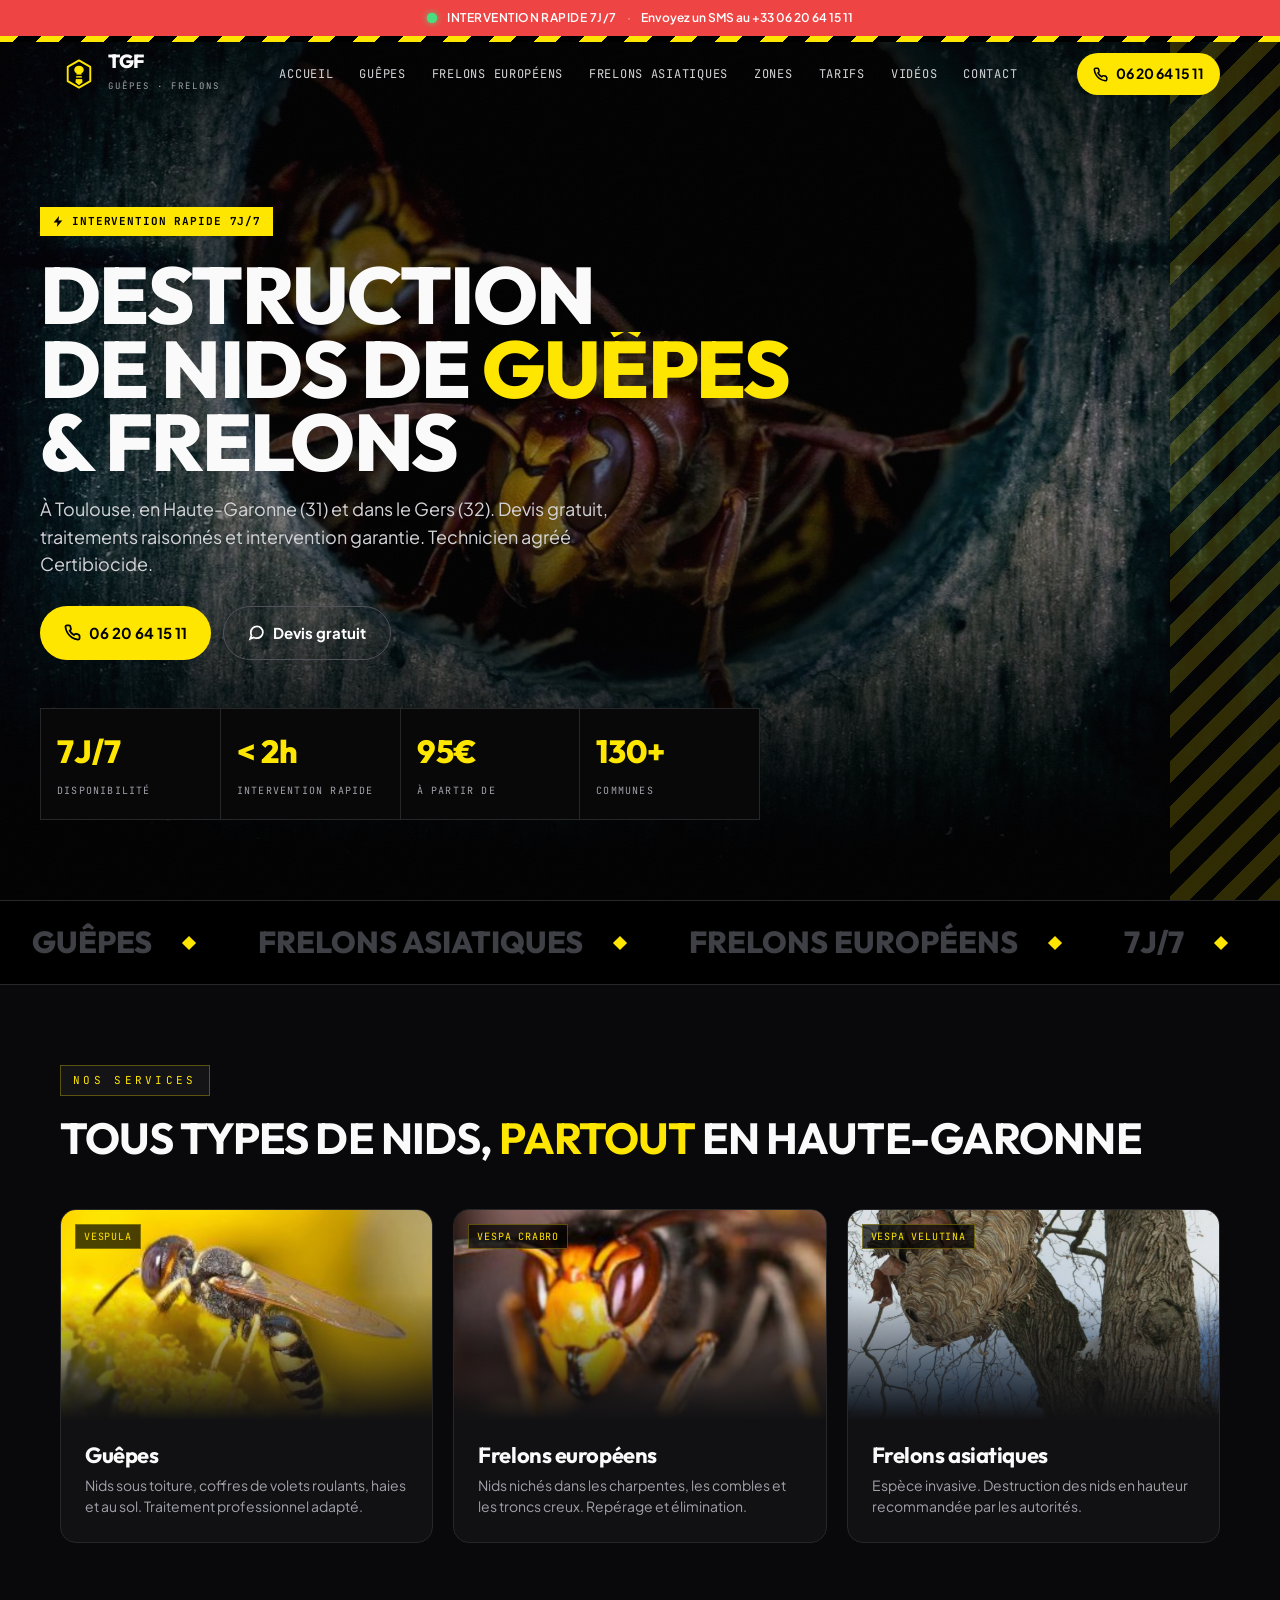
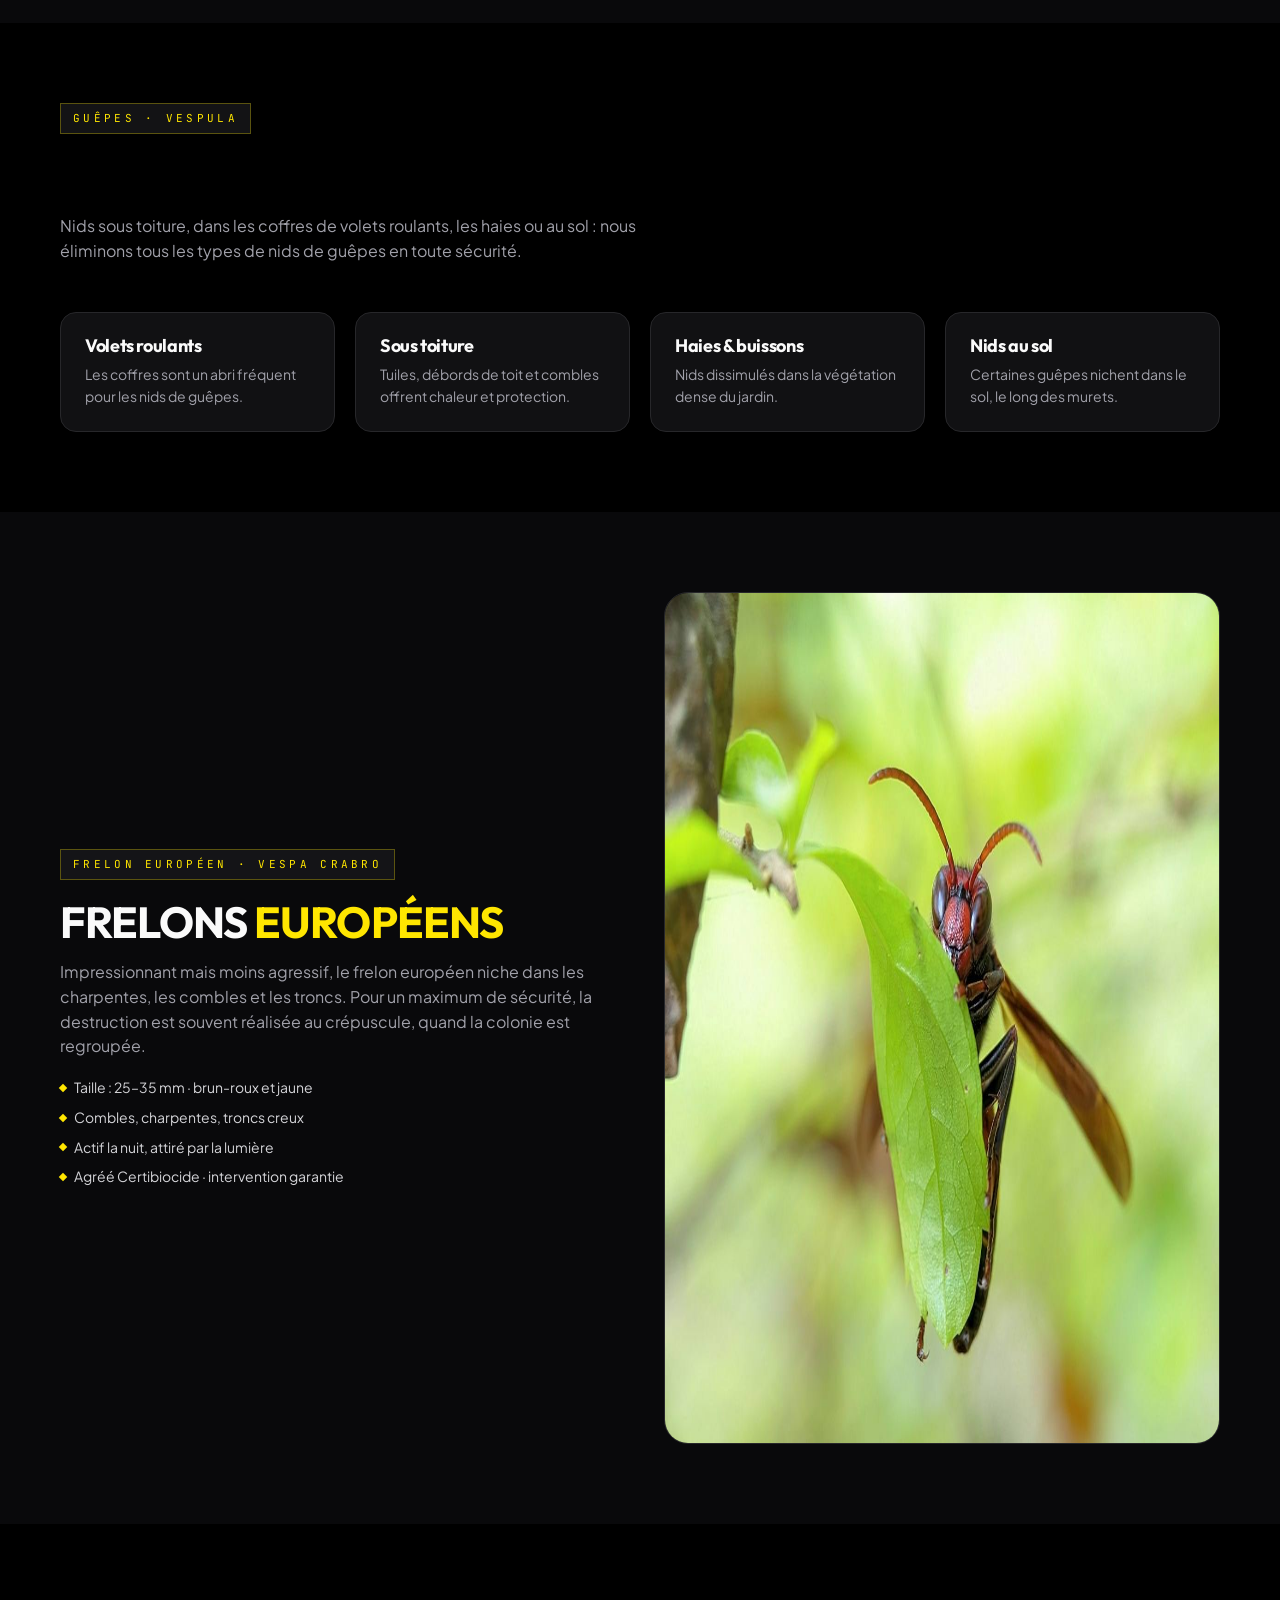
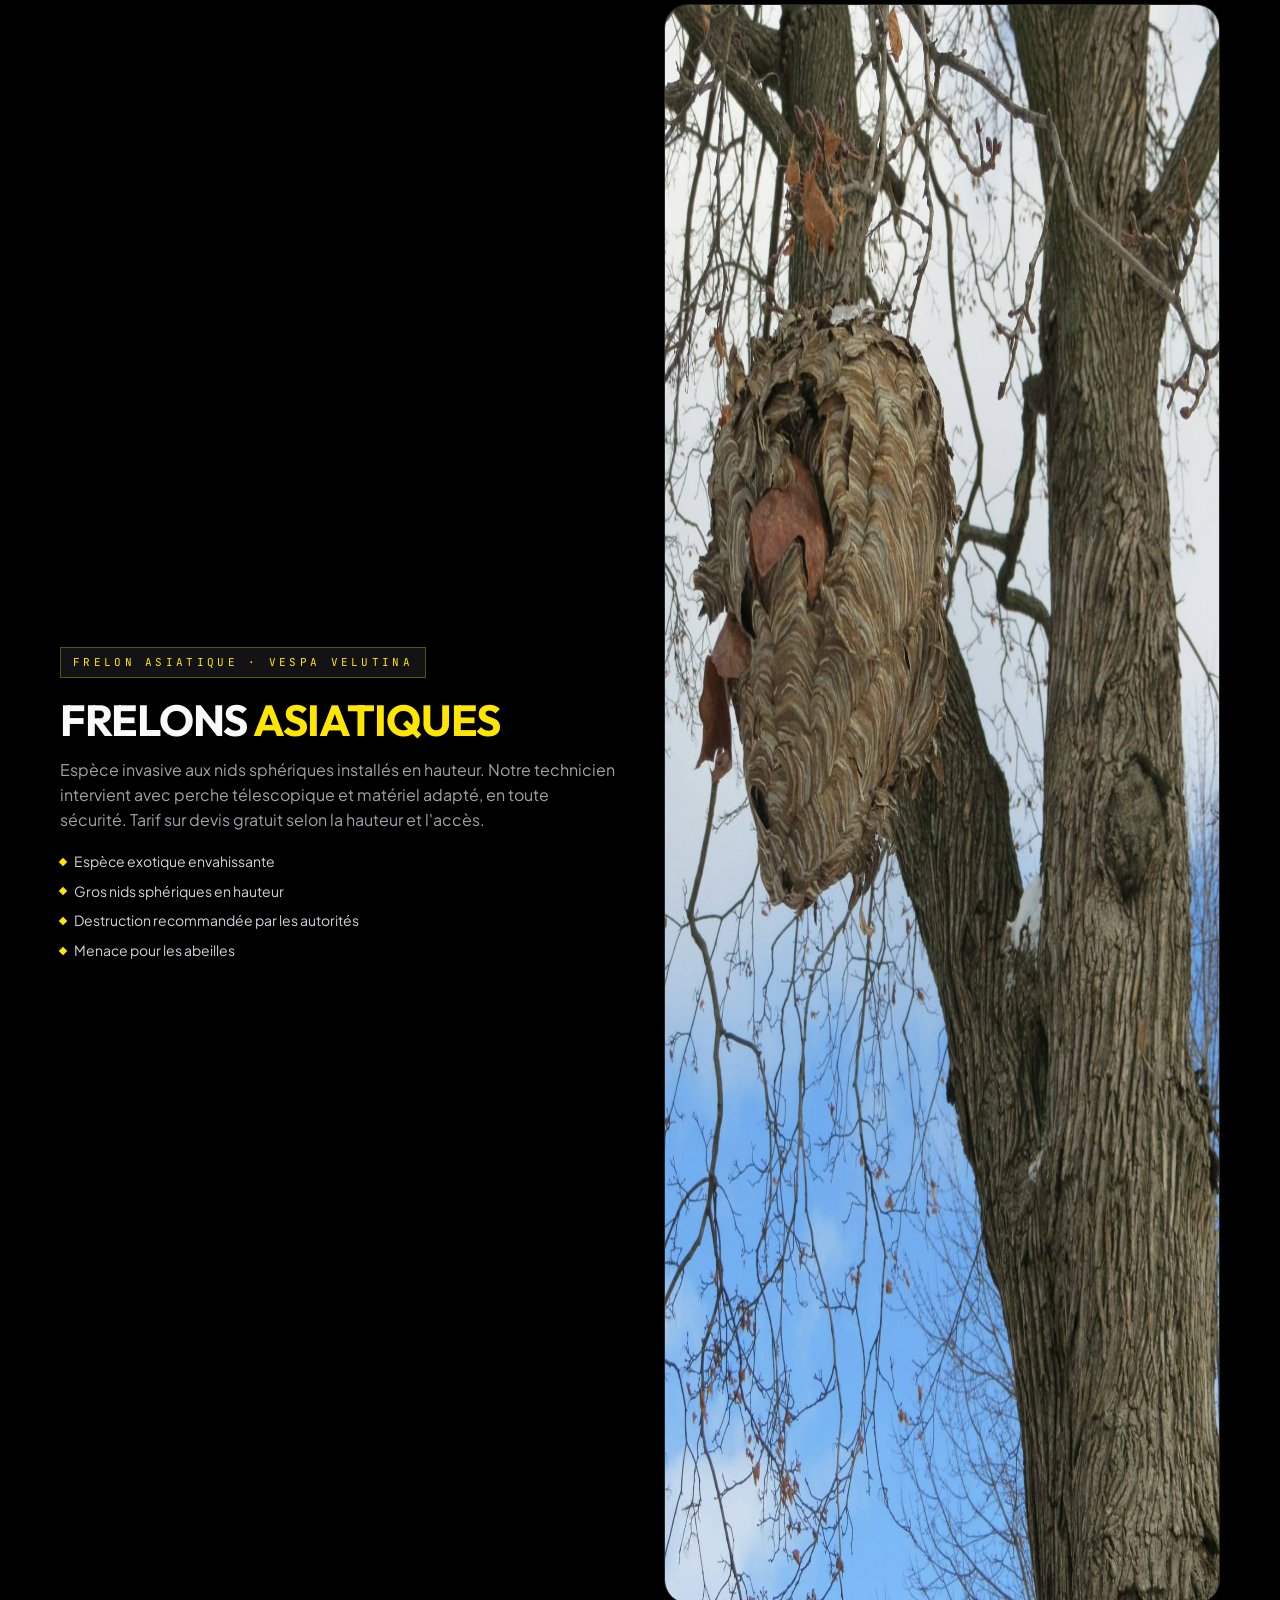
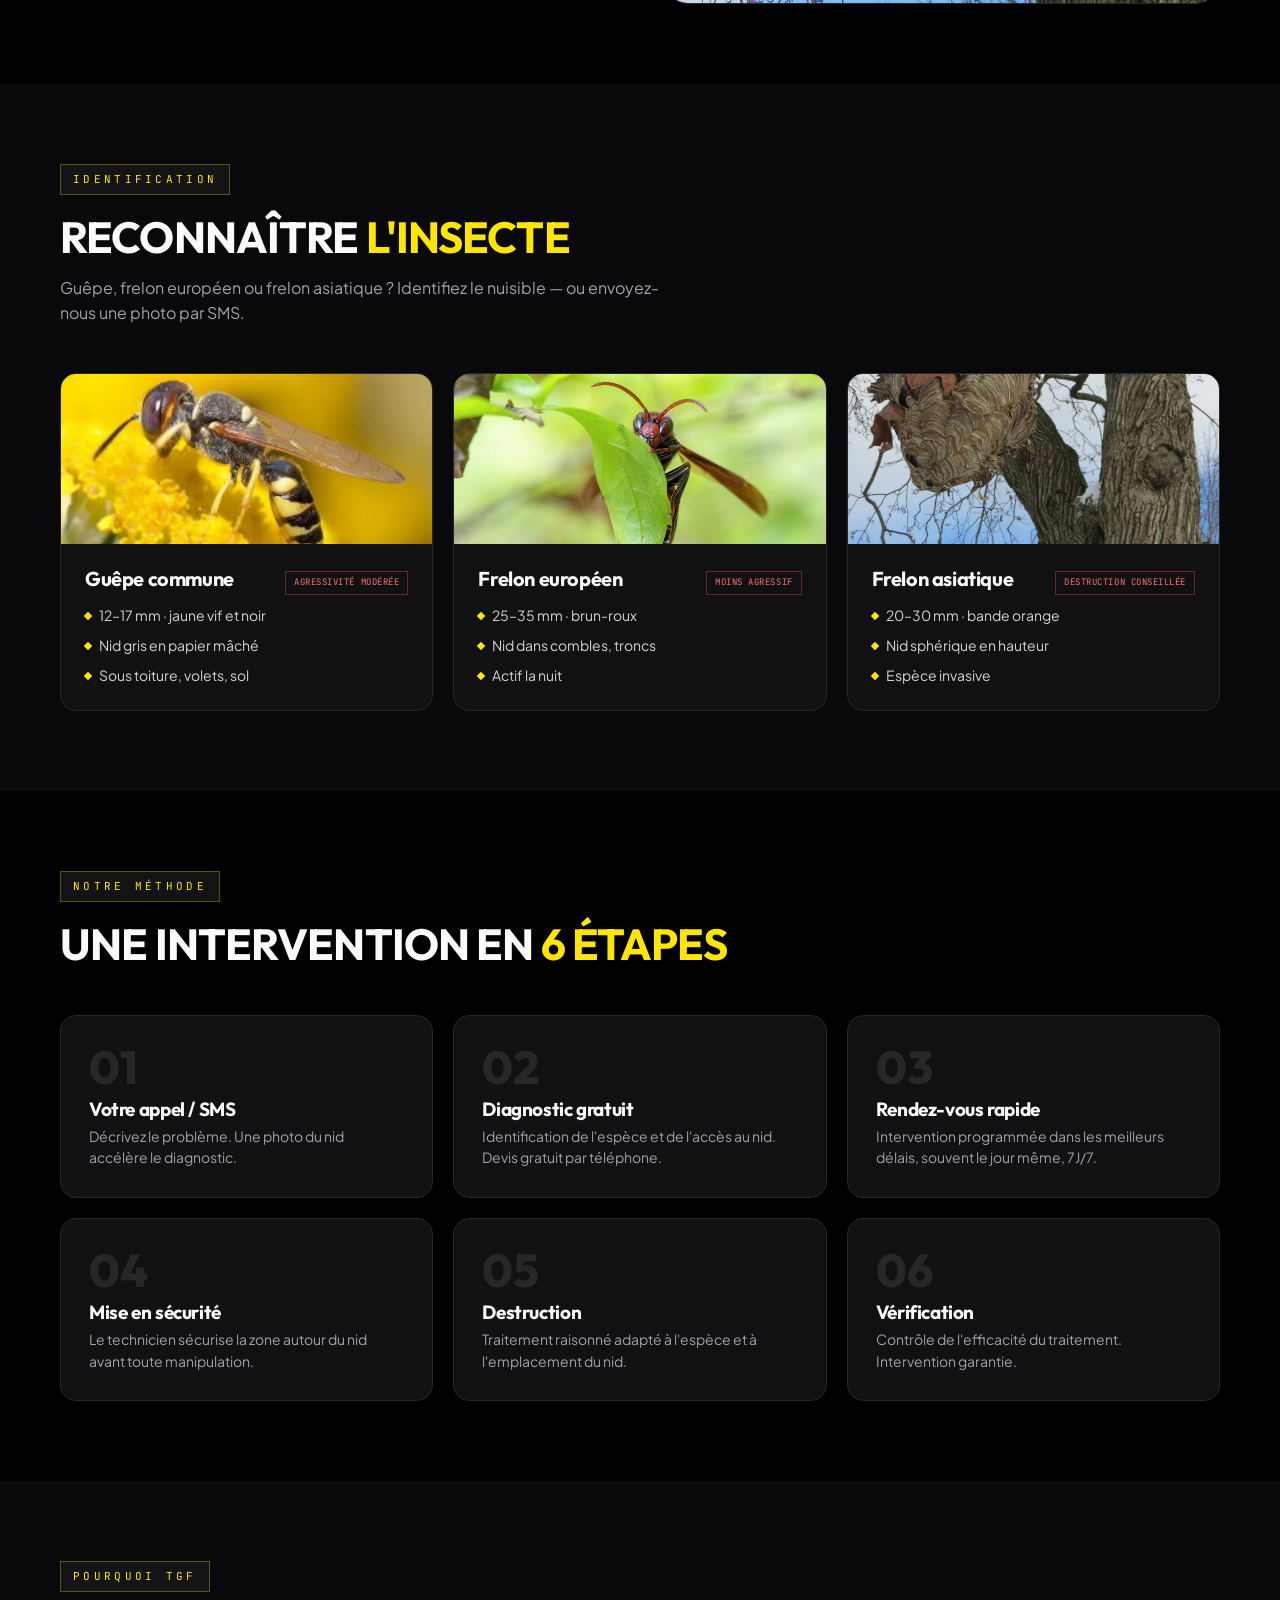
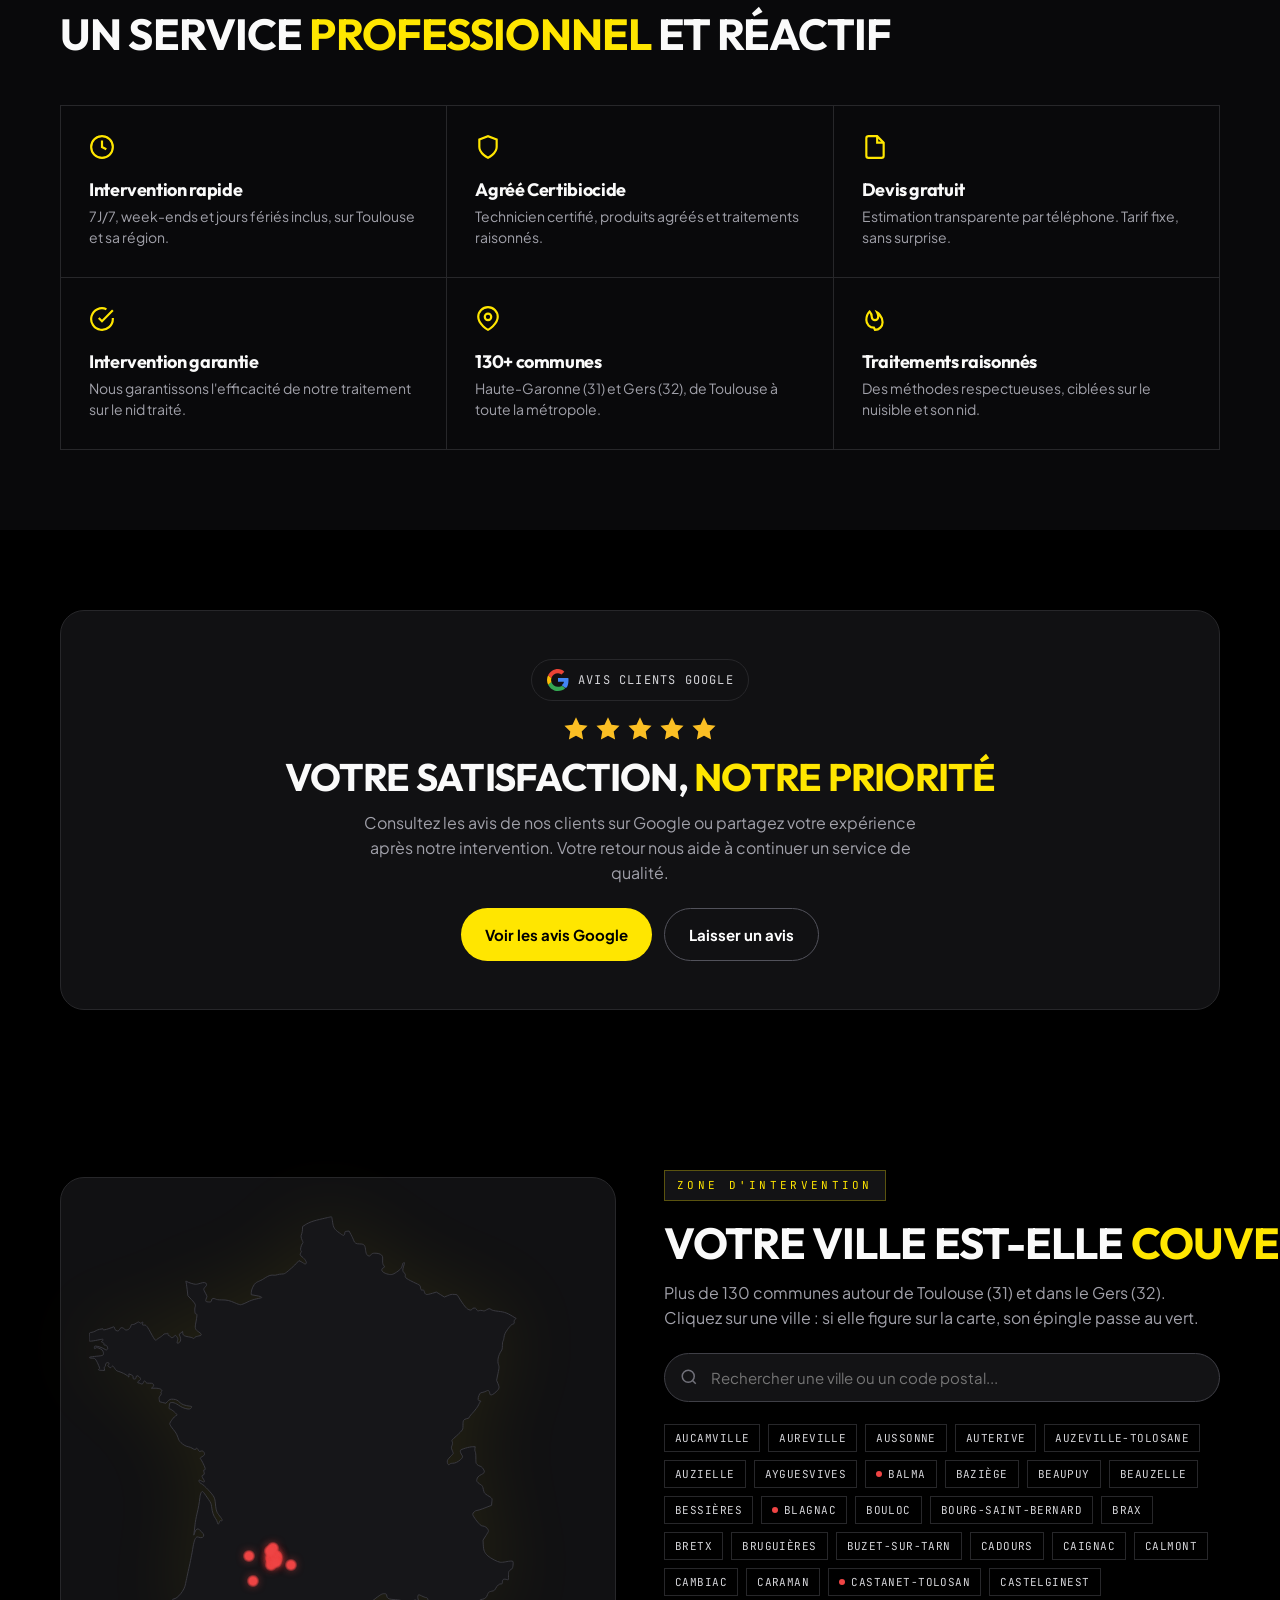
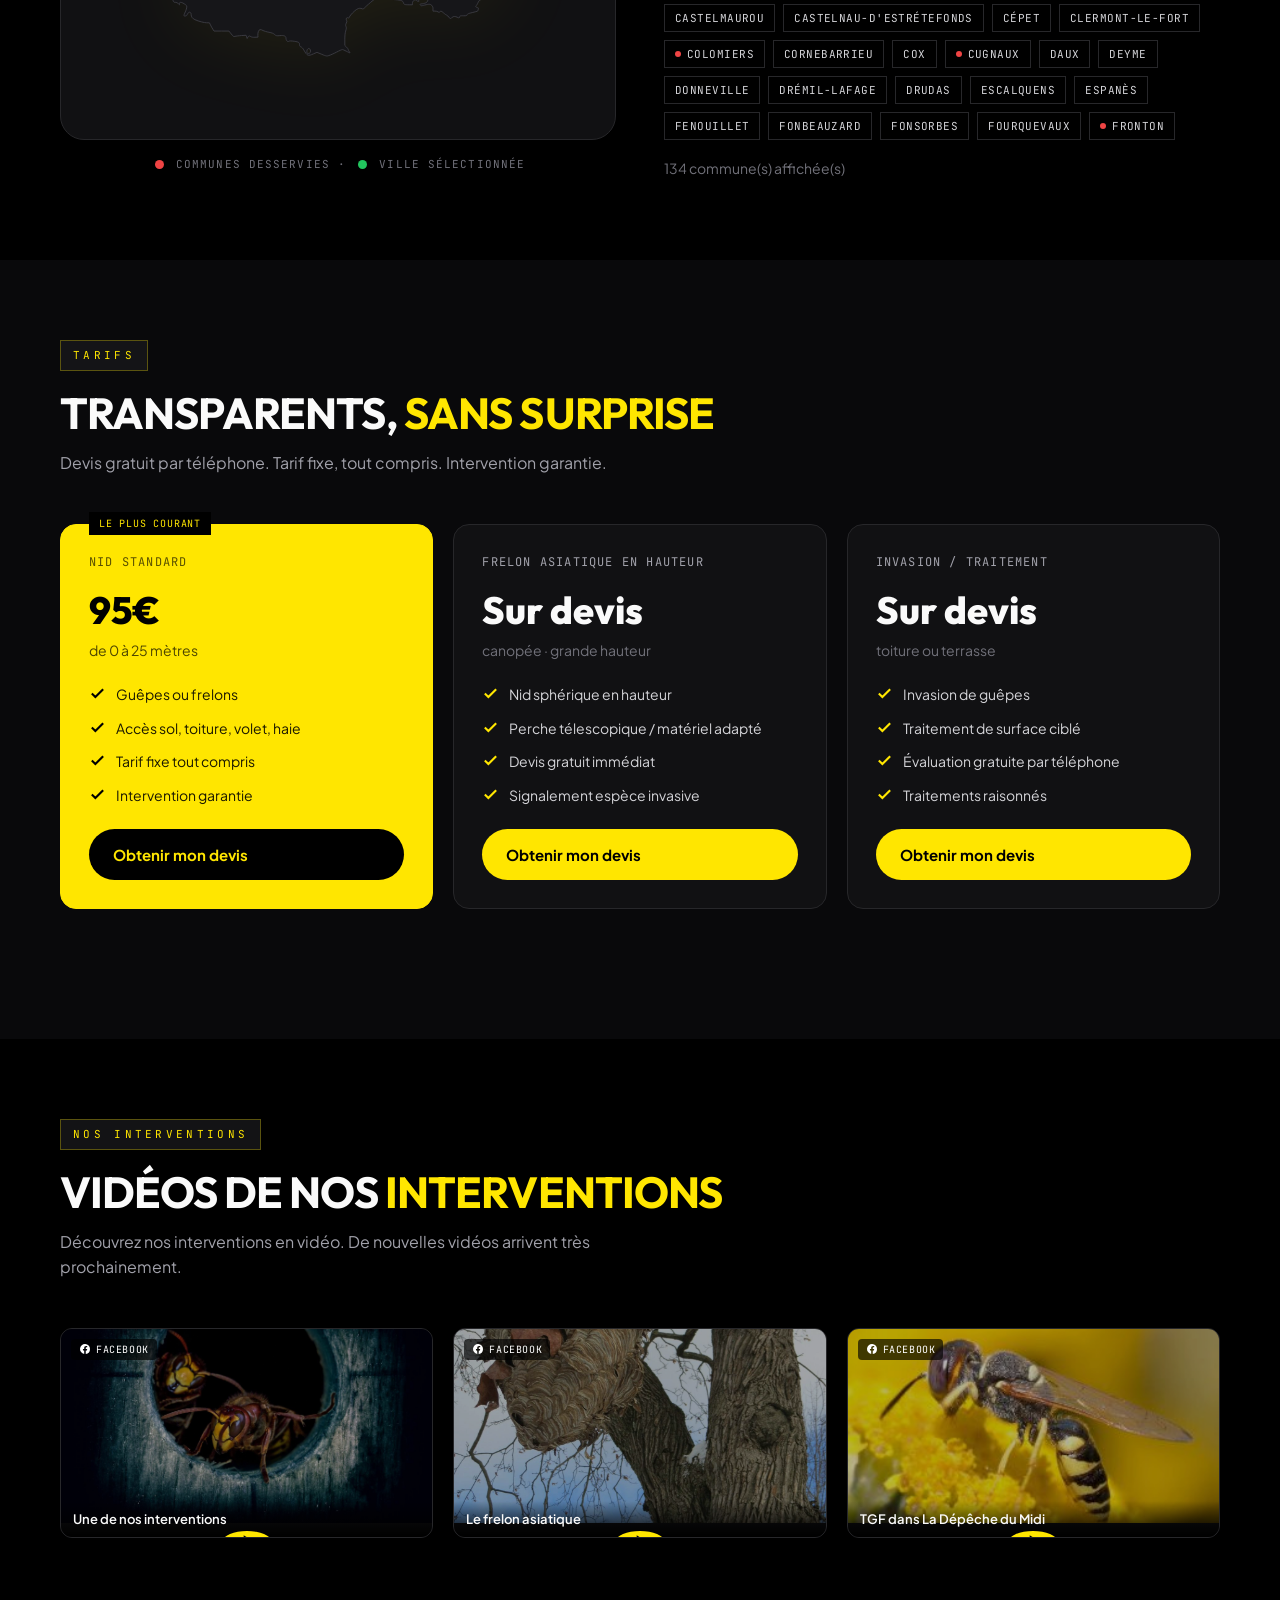
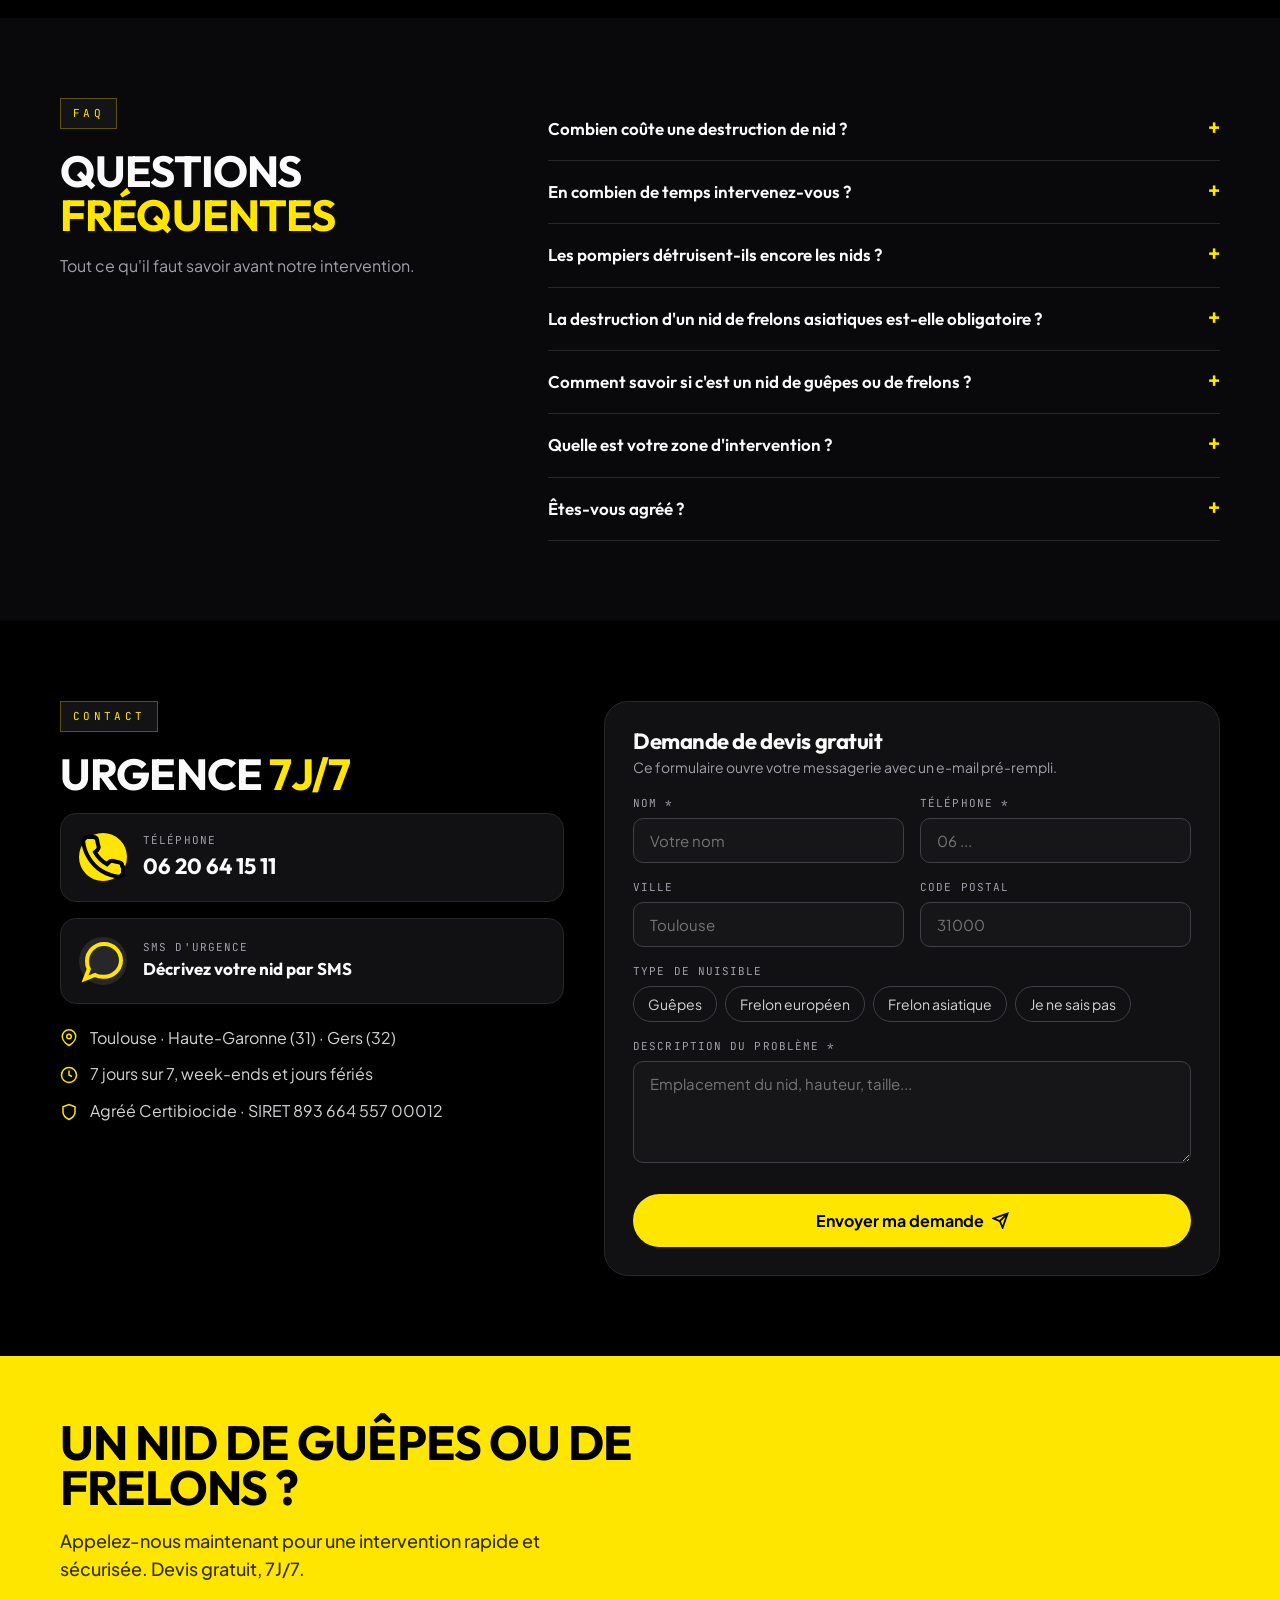
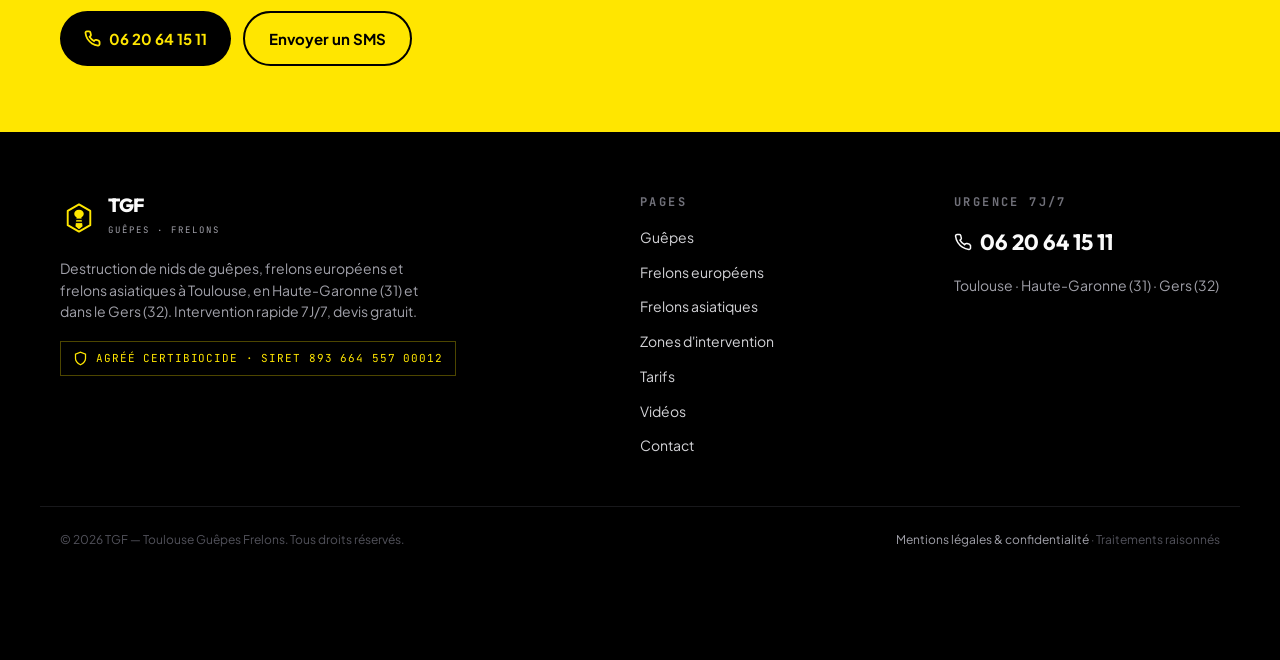
<file: frontend/public/tgf/index.html>
<!doctype html>
<html lang="fr">
<head>
<meta charset="utf-8">
<meta name="viewport" content="width=device-width, initial-scale=1">
<meta name="theme-color" content="#FFE600">
<title>TGF — Destruction nids de guêpes & frelons à Toulouse 7J/7</title>
<meta name="description" content="TGF — Toulouse Guêpes Frelons : destruction de nids de guêpes, frelons européens et frelons asiatiques à Toulouse, en Haute-Garonne (31) et dans le Gers (32). Intervention rapide 7J/7, devis gratuit. Agréé Certibiocide.">
<meta name="keywords" content="destruction nid frelons toulouse, destruction nid guepes haute-garonne, frelon asiatique toulouse, desinsectisation certibiocide, nid guepes 31">
<meta name="author" content="TGF — Toulouse Guêpes Frelons">
<meta name="geo.region" content="FR-31">
<meta name="geo.placename" content="Toulouse, Haute-Garonne">
<meta name="geo.position" content="43.604652;1.444209">
<meta name="ICBM" content="43.604652, 1.444209">
<link rel="canonical" href="https://toulouseguepesfrelons.fr/">
<meta name="robots" content="index, follow, max-image-preview:large">
<link rel="icon" type="image/svg+xml" href="favicon.svg">
<link rel="apple-touch-icon" href="favicon.svg">
<meta property="og:type" content="website">
<meta property="og:site_name" content="TGF — Toulouse Guêpes Frelons">
<meta property="og:title" content="TGF — Destruction de nids de guêpes & frelons à Toulouse 7J/7">
<meta property="og:description" content="Destruction de nids de guêpes et frelons à Toulouse, Haute-Garonne (31) et Gers (32). Intervention rapide 7J/7, devis gratuit. Agréé Certibiocide.">
<meta property="og:url" content="https://toulouseguepesfrelons.fr/">
<meta property="og:image" content="https://toulouseguepesfrelons.fr/og-cover.jpg">
<meta property="og:locale" content="fr_FR">
<meta name="twitter:card" content="summary_large_image">
<meta name="twitter:title" content="TGF — Destruction de nids de guêpes & frelons à Toulouse">
<meta name="twitter:description" content="Intervention rapide 7J/7 à Toulouse, Haute-Garonne (31) et Gers (32). Devis gratuit. Agréé Certibiocide.">
<meta name="twitter:image" content="https://toulouseguepesfrelons.fr/og-cover.jpg">
<link rel="preconnect" href="https://fonts.googleapis.com">
<link rel="preconnect" href="https://fonts.gstatic.com" crossorigin>
<link rel="stylesheet" href="https://fonts.googleapis.com/css2?family=Outfit:wght@400;600;700;800;900&family=Plus+Jakarta+Sans:wght@400;500;600;700&family=JetBrains+Mono:wght@400;500;700&display=swap">
<link rel="stylesheet" href="assets/style.css">
<script type="application/ld+json">
{"@context":"https://schema.org","@type":"PestControl","@id":"https://toulouseguepesfrelons.fr/#business","name":"TGF — Toulouse Guêpes Frelons","alternateName":"Toulouse Guêpes et Frelons","description":"Destruction de nids de guêpes, frelons européens et frelons asiatiques à Toulouse, en Haute-Garonne (31) et dans le Gers (32). Intervention rapide 7J/7, devis gratuit, agréé Certibiocide.","url":"https://toulouseguepesfrelons.fr/","image":"https://toulouseguepesfrelons.fr/og-cover.jpg","logo":"https://toulouseguepesfrelons.fr/favicon.svg","telephone":"+33620641511","priceRange":"À partir de 95€","currenciesAccepted":"EUR","paymentAccepted":"Espèces, Carte bancaire, Virement","address":{"@type":"PostalAddress","addressLocality":"Toulouse","addressRegion":"Occitanie","postalCode":"31000","addressCountry":"FR"},"geo":{"@type":"GeoCoordinates","latitude":43.604652,"longitude":1.444209},"hasMap":"https://share.google/Nqk7HEg9HMtwnxQA8","areaServed":[{"@type":"City","name":"Toulouse"},{"@type":"AdministrativeArea","name":"Haute-Garonne"},{"@type":"AdministrativeArea","name":"Gers"}],"serviceArea":{"@type":"GeoCircle","geoMidpoint":{"@type":"GeoCoordinates","latitude":43.604652,"longitude":1.444209},"geoRadius":60000},"openingHoursSpecification":[{"@type":"OpeningHoursSpecification","dayOfWeek":["Monday","Tuesday","Wednesday","Thursday","Friday","Saturday","Sunday"],"opens":"00:00","closes":"23:59"}],"sameAs":["https://www.facebook.com/toulouse.guepesfrelons","https://share.google/Nqk7HEg9HMtwnxQA8"],"makesOffer":[{"@type":"Offer","priceCurrency":"EUR","price":"95","itemOffered":{"@type":"Service","name":"Destruction de nid de guêpes"}},{"@type":"Offer","itemOffered":{"@type":"Service","name":"Destruction de nid de frelons européens"}},{"@type":"Offer","itemOffered":{"@type":"Service","name":"Destruction de nid de frelons asiatiques"}}]}
</script>
<script type="application/ld+json">
{"@context":"https://schema.org","@type":"FAQPage","mainEntity":[{"@type":"Question","name":"Combien coûte une destruction de nid ?","acceptedAnswer":{"@type":"Answer","text":"Notre tarif débute à 95€ pour un nid situé entre 0 et 25 mètres, guêpes ou frelons. Les cas particuliers (invasion de guêpes en toiture/terrasse, frelon asiatique en grande hauteur) font l'objet d'un devis gratuit par téléphone."}},{"@type":"Question","name":"En combien de temps intervenez-vous ?","acceptedAnswer":{"@type":"Answer","text":"Nous intervenons rapidement, 7 jours sur 7, souvent le jour même sur Toulouse et sa région. En cas d'urgence (personne allergique, lieu public), votre demande est priorisée."}},{"@type":"Question","name":"Les pompiers détruisent-ils encore les nids ?","acceptedAnswer":{"@type":"Answer","text":"Non, sauf danger vital immédiat. Les pompiers n'interviennent plus pour les nids de guêpes et frelons. Il faut faire appel à un professionnel agréé comme TGF."}},{"@type":"Question","name":"La destruction d'un nid de frelons asiatiques est-elle obligatoire ?","acceptedAnswer":{"@type":"Answer","text":"Le frelon asiatique (Vespa velutina) est classé espèce exotique envahissante. Sa destruction est fortement recommandée par les autorités, et la lutte est coordonnée au niveau régional en Occitanie."}},{"@type":"Question","name":"Comment savoir si c'est un nid de guêpes ou de frelons ?","acceptedAnswer":{"@type":"Answer","text":"Les nids de guêpes sont gris, en forme de ballon, sous un toit ou dans un coffre de volet. Les frelons asiatiques construisent de gros nids sphériques en hauteur. Envoyez-nous une photo par SMS, nous identifions l'espèce gratuitement."}},{"@type":"Question","name":"Quelle est votre zone d'intervention ?","acceptedAnswer":{"@type":"Answer","text":"Toute la région toulousaine (Haute-Garonne 31) ainsi que le département du Gers (32), soit plus de 130 communes."}},{"@type":"Question","name":"Êtes-vous agréé ?","acceptedAnswer":{"@type":"Answer","text":"Oui. TGF est agréé Certibiocide (SIRET 893 664 557 00012). Nous appliquons des traitements raisonnés, conformes à la réglementation."}}]}
</script>
</head>
<body id="top">

<!-- Barre d'annonce -->
<a class="announce" href="sms:+33620641511?&body=Bonjour%2C%20j'ai%20un%20nid%20de%20gu%C3%AApes%2Ffrelons%20%C3%A0%20faire%20d%C3%A9truire.%20Pouvez-vous%20intervenir%20%3F">
  <span class="led"><span class="ping"></span><span class="dot"></span></span>
  <span class="label">Intervention rapide 7J/7</span>
  <span class="sep">·</span>
  <span class="smsnum"><span class="hide-xs">Envoyez un SMS au </span>+33 06 20 64 15 11</span>
</a>
<div class="hazbar hazard"></div>

<!-- Header -->
<header class="header" id="header">
  <div class="container bar">
    <a href="#top" class="logo" aria-label="Accueil TGF">
      <svg viewBox="0 0 64 64" aria-hidden="true"><path d="M32 9 51 20V44L32 55 13 44V20Z" fill="none" stroke="#FFE600" stroke-width="3.2" stroke-linejoin="round"/><path d="M32 18c-5 0-8 3-8 7 0 3 2 5 4 6l-2 15 6 5 6-5-2-15c2-1 4-3 4-6 0-4-3-7-8-7Z" fill="#FFE600"/><rect x="25.5" y="33" width="13" height="2.6" fill="#09090b"/><rect x="26" y="38" width="12" height="2.6" fill="#09090b"/></svg>
      <span><b>TGF</b><small>Guêpes · Frelons</small></span>
    </a>
    <nav class="nav">
      <a href="#top">Accueil</a>
      <a href="#guepes">Guêpes</a>
      <a href="#europeens">Frelons européens</a>
      <a href="#asiatiques">Frelons asiatiques</a>
      <a href="#zones">Zones</a>
      <a href="#tarifs">Tarifs</a>
      <a href="#videos">Vidéos</a>
      <a href="#contact">Contact</a>
    </nav>
    <div style="display:flex;align-items:center;gap:12px">
      <a class="header-cta" href="tel:+33620641511"><svg viewBox="0 0 24 24" width="15" height="15" fill="none" stroke="currentColor" stroke-width="2.5"><path d="M22 16.9v3a2 2 0 0 1-2.2 2 19.8 19.8 0 0 1-8.6-3 19.5 19.5 0 0 1-6-6 19.8 19.8 0 0 1-3.1-8.7A2 2 0 0 1 4.1 2h3a2 2 0 0 1 2 1.7c.1 1 .3 1.8.6 2.7a2 2 0 0 1-.5 2.1L8 9.6a16 16 0 0 0 6 6l1.1-1.1a2 2 0 0 1 2.1-.5c.9.3 1.7.5 2.7.6a2 2 0 0 1 1.7 2Z"/></svg>06 20 64 15 11</a>
      <button class="burger" id="burger" aria-label="Menu"><svg viewBox="0 0 24 24" width="26" height="26" fill="none" stroke="currentColor" stroke-width="2"><line x1="3" y1="6" x2="21" y2="6"/><line x1="3" y1="12" x2="21" y2="12"/><line x1="3" y1="18" x2="21" y2="18"/></svg></button>
    </div>
  </div>
  <nav class="mobile-nav" id="mobileNav">
    <a href="#guepes">Guêpes</a>
    <a href="#europeens">Frelons européens</a>
    <a href="#asiatiques">Frelons asiatiques</a>
    <a href="#zones">Zones d'intervention</a>
    <a href="#tarifs">Tarifs</a>
    <a href="#videos">Vidéos</a>
    <a href="#contact">Contact</a>
  </nav>
</header>

<!-- Hero -->
<section class="hero">
  <img src="media/hero-insect.jpg" alt="Gros plan d'une guêpe — intervention TGF à Toulouse" fetchpriority="high" width="1600" height="1023">
  <div class="veil"></div>
  <div class="hazside hazard"></div>
  <div class="container inner">
    <span class="badge"><svg viewBox="0 0 24 24" width="13" height="13" fill="currentColor"><path d="M13 2 3 14h7l-1 8 10-12h-7l1-8Z"/></svg> Intervention rapide 7J/7</span>
    <h1 class="fluid-h1"><span class="ln"><span>Destruction</span></span><span class="ln"><span>de nids de <em class="voltage" style="font-style:normal">guêpes</em></span></span><span class="ln"><span>&amp; frelons</span></span></h1>
    <p class="lead" style="font-size:18px;color:#d4d4d8">À Toulouse, en Haute-Garonne (31) et dans le Gers (32). Devis gratuit, traitements raisonnés et intervention garantie. Technicien agréé Certibiocide.</p>
    <div style="display:flex;flex-wrap:wrap;gap:12px;margin-top:28px">
      <a class="btn btn-primary" href="tel:+33620641511"><svg viewBox="0 0 24 24" fill="none" stroke="currentColor" stroke-width="2.5"><path d="M22 16.9v3a2 2 0 0 1-2.2 2 19.8 19.8 0 0 1-8.6-3 19.5 19.5 0 0 1-6-6 19.8 19.8 0 0 1-3.1-8.7A2 2 0 0 1 4.1 2h3a2 2 0 0 1 2 1.7c.1 1 .3 1.8.6 2.7a2 2 0 0 1-.5 2.1L8 9.6a16 16 0 0 0 6 6l1.1-1.1a2 2 0 0 1 2.1-.5c.9.3 1.7.5 2.7.6a2 2 0 0 1 1.7 2Z"/></svg>06 20 64 15 11</a>
      <a class="btn btn-ghost" href="#contact"><svg viewBox="0 0 24 24" fill="none" stroke="currentColor" stroke-width="2.5"><path d="M21 11.5a8.4 8.4 0 0 1-9 8.4 9 9 0 0 1-4-.9L3 21l1.9-5a8.4 8.4 0 0 1-.9-4 8.5 8.5 0 0 1 8.5-8.5 8.4 8.4 0 0 1 8.5 8.5Z"/></svg>Devis gratuit</a>
    </div>
    <div class="metrics">
      <div><b>7J/7</b><small>Disponibilité</small></div>
      <div><b>&lt; 2h</b><small>Intervention rapide</small></div>
      <div><b>95€</b><small>À partir de</small></div>
      <div><b>130+</b><small>Communes</small></div>
    </div>
  </div>
</section>

<!-- Marquee -->
<div class="marquee"><div class="marquee-row" id="marquee"></div></div>

<!-- Services -->
<section class="section" id="services">
  <div class="container">
    <span class="eyebrow reveal">Nos services</span>
    <h2 class="fluid-h2 reveal" style="margin-top:20px">Tous types de nids, <span class="voltage">partout</span> en Haute-Garonne</h2>
    <div class="grid g3 mt">
      <a class="card reveal" href="#guepes"><div class="ph"><img src="media/guepes.jpg" alt="Destruction nid de guêpes"><span class="tag">Vespula</span><div class="veil"></div></div><div class="bd"><h3>Guêpes</h3><p>Nids sous toiture, coffres de volets roulants, haies et au sol. Traitement professionnel adapté.</p></div></a>
      <a class="card reveal" href="#europeens"><div class="ph"><img src="media/frelons.jpg" alt="Destruction nid de frelons européens"><span class="tag">Vespa crabro</span><div class="veil"></div></div><div class="bd"><h3>Frelons européens</h3><p>Nids nichés dans les charpentes, les combles et les troncs creux. Repérage et élimination.</p></div></a>
      <a class="card reveal" href="#asiatiques"><div class="ph"><img src="media/asiatique.jpg" alt="Destruction nid de frelons asiatiques"><span class="tag">Vespa velutina</span><div class="veil"></div></div><div class="bd"><h3>Frelons asiatiques</h3><p>Espèce invasive. Destruction des nids en hauteur recommandée par les autorités.</p></div></a>
    </div>
  </div>
</section>

<!-- Guêpes -->
<section class="section black" id="guepes">
  <div class="container">
    <span class="eyebrow reveal">Guêpes · Vespula</span>
    <h2 class="fluid-h2 reveal" style="margin-top:20px">Destruction de nids de <span class="voltage">guêpes</span></h2>
    <p class="lead reveal">Nids sous toiture, dans les coffres de volets roulants, les haies ou au sol : nous éliminons tous les types de nids de guêpes en toute sécurité.</p>
    <div class="grid g4 mt">
      <div class="card reveal"><div class="bd"><h3 style="font-size:18px">Volets roulants</h3><p>Les coffres sont un abri fréquent pour les nids de guêpes.</p></div></div>
      <div class="card reveal"><div class="bd"><h3 style="font-size:18px">Sous toiture</h3><p>Tuiles, débords de toit et combles offrent chaleur et protection.</p></div></div>
      <div class="card reveal"><div class="bd"><h3 style="font-size:18px">Haies &amp; buissons</h3><p>Nids dissimulés dans la végétation dense du jardin.</p></div></div>
      <div class="card reveal"><div class="bd"><h3 style="font-size:18px">Nids au sol</h3><p>Certaines guêpes nichent dans le sol, le long des murets.</p></div></div>
    </div>
  </div>
</section>

<!-- Frelons européens -->
<section class="section" id="europeens">
  <div class="container zone">
    <div class="reveal">
      <span class="eyebrow">Frelon européen · Vespa crabro</span>
      <h2 class="fluid-h2" style="margin-top:20px">Frelons <span class="voltage">européens</span></h2>
      <p class="lead" style="margin-bottom:18px">Impressionnant mais moins agressif, le frelon européen niche dans les charpentes, les combles et les troncs. Pour un maximum de sécurité, la destruction est souvent réalisée au crépuscule, quand la colonie est regroupée.</p>
      <div class="chip-spec"><i></i>Taille : 25–35 mm · brun-roux et jaune</div>
      <div class="chip-spec"><i></i>Combles, charpentes, troncs creux</div>
      <div class="chip-spec"><i></i>Actif la nuit, attiré par la lumière</div>
      <div class="chip-spec"><i></i>Agréé Certibiocide · intervention garantie</div>
    </div>
    <div class="reveal"><img src="media/europeen.jpg" alt="Frelon européen Vespa crabro" style="border-radius:24px;border:1px solid var(--border)" width="1200" height="852"></div>
  </div>
</section>

<!-- Frelons asiatiques -->
<section class="section black" id="asiatiques">
  <div class="container zone">
    <div class="reveal" style="order:2"><img src="media/asiatique.jpg" alt="Nid de frelon asiatique Vespa velutina" style="border-radius:24px;border:1px solid var(--border)" width="1200" height="1600" loading="lazy"></div>
    <div class="reveal">
      <span class="eyebrow">Frelon asiatique · Vespa velutina</span>
      <h2 class="fluid-h2" style="margin-top:20px">Frelons <span class="voltage">asiatiques</span></h2>
      <p class="lead" style="margin-bottom:18px">Espèce invasive aux nids sphériques installés en hauteur. Notre technicien intervient avec perche télescopique et matériel adapté, en toute sécurité. Tarif sur devis gratuit selon la hauteur et l'accès.</p>
      <div class="chip-spec"><i></i>Espèce exotique envahissante</div>
      <div class="chip-spec"><i></i>Gros nids sphériques en hauteur</div>
      <div class="chip-spec"><i></i>Destruction recommandée par les autorités</div>
      <div class="chip-spec"><i></i>Menace pour les abeilles</div>
    </div>
  </div>
</section>

<!-- Identification -->
<section class="section" id="identification">
  <div class="container">
    <span class="eyebrow reveal">Identification</span>
    <h2 class="fluid-h2 reveal" style="margin-top:20px">Reconnaître <span class="voltage">l'insecte</span></h2>
    <p class="lead reveal">Guêpe, frelon européen ou frelon asiatique ? Identifiez le nuisible — ou envoyez-nous une photo par SMS.</p>
    <div class="grid g3 mt">
      <div class="card reveal"><div class="ph" style="height:170px"><img src="media/guepes.jpg" alt="Guêpe commune"></div><div class="bd"><div style="display:flex;justify-content:space-between;gap:8px;align-items:center"><h3 style="font-size:20px">Guêpe commune</h3><span class="danger">Agressivité modérée</span></div><div class="chip-spec"><i></i>12–17 mm · jaune vif et noir</div><div class="chip-spec"><i></i>Nid gris en papier mâché</div><div class="chip-spec"><i></i>Sous toiture, volets, sol</div></div></div>
      <div class="card reveal"><div class="ph" style="height:170px"><img src="media/europeen.jpg" alt="Frelon européen"></div><div class="bd"><div style="display:flex;justify-content:space-between;gap:8px;align-items:center"><h3 style="font-size:20px">Frelon européen</h3><span class="danger">Moins agressif</span></div><div class="chip-spec"><i></i>25–35 mm · brun-roux</div><div class="chip-spec"><i></i>Nid dans combles, troncs</div><div class="chip-spec"><i></i>Actif la nuit</div></div></div>
      <div class="card reveal"><div class="ph" style="height:170px"><img src="media/asiatique.jpg" alt="Frelon asiatique"></div><div class="bd"><div style="display:flex;justify-content:space-between;gap:8px;align-items:center"><h3 style="font-size:20px">Frelon asiatique</h3><span class="danger">Destruction conseillée</span></div><div class="chip-spec"><i></i>20–30 mm · bande orange</div><div class="chip-spec"><i></i>Nid sphérique en hauteur</div><div class="chip-spec"><i></i>Espèce invasive</div></div></div>
    </div>
  </div>
</section>

<!-- Process -->
<section class="section black">
  <div class="container">
    <span class="eyebrow reveal">Notre méthode</span>
    <h2 class="fluid-h2 reveal" style="margin-top:20px">Une intervention en <span class="voltage">6 étapes</span></h2>
    <div class="steps mt">
      <div class="step reveal"><b>01</b><h3>Votre appel / SMS</h3><p>Décrivez le problème. Une photo du nid accélère le diagnostic.</p></div>
      <div class="step reveal"><b>02</b><h3>Diagnostic gratuit</h3><p>Identification de l'espèce et de l'accès au nid. Devis gratuit par téléphone.</p></div>
      <div class="step reveal"><b>03</b><h3>Rendez-vous rapide</h3><p>Intervention programmée dans les meilleurs délais, souvent le jour même, 7J/7.</p></div>
      <div class="step reveal"><b>04</b><h3>Mise en sécurité</h3><p>Le technicien sécurise la zone autour du nid avant toute manipulation.</p></div>
      <div class="step reveal"><b>05</b><h3>Destruction</h3><p>Traitement raisonné adapté à l'espèce et à l'emplacement du nid.</p></div>
      <div class="step reveal"><b>06</b><h3>Vérification</h3><p>Contrôle de l'efficacité du traitement. Intervention garantie.</p></div>
    </div>
  </div>
</section>

<!-- Why -->
<section class="section">
  <div class="container">
    <span class="eyebrow reveal">Pourquoi TGF</span>
    <h2 class="fluid-h2 reveal" style="margin-top:20px">Un service <span class="voltage">professionnel</span> et réactif</h2>
    <div class="why mt reveal">
      <div><svg viewBox="0 0 24 24" fill="none" stroke="currentColor" stroke-width="2"><circle cx="12" cy="12" r="10"/><path d="M12 6v6l4 2"/></svg><h3>Intervention rapide</h3><p>7J/7, week-ends et jours fériés inclus, sur Toulouse et sa région.</p></div>
      <div><svg viewBox="0 0 24 24" fill="none" stroke="currentColor" stroke-width="2"><path d="M12 22s8-4 8-10V5l-8-3-8 3v7c0 6 8 10 8 10Z"/></svg><h3>Agréé Certibiocide</h3><p>Technicien certifié, produits agréés et traitements raisonnés.</p></div>
      <div><svg viewBox="0 0 24 24" fill="none" stroke="currentColor" stroke-width="2"><path d="M14 2H6a2 2 0 0 0-2 2v16a2 2 0 0 0 2 2h12a2 2 0 0 0 2-2V8Z"/><path d="M14 2v6h6"/></svg><h3>Devis gratuit</h3><p>Estimation transparente par téléphone. Tarif fixe, sans surprise.</p></div>
      <div><svg viewBox="0 0 24 24" fill="none" stroke="currentColor" stroke-width="2"><path d="M22 11.1V12a10 10 0 1 1-5.9-9.1"/><path d="M22 4 12 14.01l-3-3"/></svg><h3>Intervention garantie</h3><p>Nous garantissons l'efficacité de notre traitement sur le nid traité.</p></div>
      <div><svg viewBox="0 0 24 24" fill="none" stroke="currentColor" stroke-width="2"><path d="M21 10c0 7-9 12-9 12s-9-5-9-12a9 9 0 0 1 18 0Z"/><circle cx="12" cy="10" r="3"/></svg><h3>130+ communes</h3><p>Haute-Garonne (31) et Gers (32), de Toulouse à toute la métropole.</p></div>
      <div><svg viewBox="0 0 24 24" fill="none" stroke="currentColor" stroke-width="2"><path d="M11 20A7 7 0 0 1 4 13c0-5 3-8 3-8s2 2 2 5a3 3 0 0 0 6 0c0-2-1-4-1-4s5 3 5 9a7 7 0 0 1-7 7Z"/></svg><h3>Traitements raisonnés</h3><p>Des méthodes respectueuses, ciblées sur le nuisible et son nid.</p></div>
    </div>
  </div>
</section>

<!-- Avis Google -->
<section class="section reviews" id="avis">
  <div class="container">
    <div class="revbox reveal">
      <span class="gbadge"><svg viewBox="0 0 48 48" width="24" height="24"><path fill="#4285F4" d="M45 24c0-1.6-.1-2.8-.4-4H24v7.6h12c-.2 1.9-1.6 4.8-4.5 6.7l6.5 5C42.1 41.4 45 33.4 45 24Z"/><path fill="#34A853" d="M24 46c5.9 0 10.8-1.9 14.5-5.3l-6.5-5c-1.8 1.2-4.2 2-8 2-6.1 0-11.3-4.1-13.1-9.6l-6.7 5.2C7.9 40.8 15.3 46 24 46Z"/><path fill="#FBBC05" d="M10.9 28.1c-.5-1.4-.7-2.8-.7-4.1s.3-2.8.7-4.1l-6.7-5.2C2.9 17.5 2 20.6 2 24s.9 6.5 2.2 9.3l6.7-5.2Z"/><path fill="#EA4335" d="M24 10.4c3.4 0 5.7 1.5 7 2.7l5.7-5.6C33.3 4.2 29.4 2 24 2 15.3 2 7.9 7.2 4.2 14.7l6.7 5.2C12.7 14.5 17.9 10.4 24 10.4Z"/></svg> Avis clients Google</span>
      <div class="stars" aria-hidden="true">
        <svg viewBox="0 0 24 24" fill="currentColor"><path d="M12 2l3 6.3 6.9 1-5 4.9 1.2 6.8L12 17.8 5.9 21l1.2-6.8-5-4.9 6.9-1z"/></svg>
        <svg viewBox="0 0 24 24" fill="currentColor"><path d="M12 2l3 6.3 6.9 1-5 4.9 1.2 6.8L12 17.8 5.9 21l1.2-6.8-5-4.9 6.9-1z"/></svg>
        <svg viewBox="0 0 24 24" fill="currentColor"><path d="M12 2l3 6.3 6.9 1-5 4.9 1.2 6.8L12 17.8 5.9 21l1.2-6.8-5-4.9 6.9-1z"/></svg>
        <svg viewBox="0 0 24 24" fill="currentColor"><path d="M12 2l3 6.3 6.9 1-5 4.9 1.2 6.8L12 17.8 5.9 21l1.2-6.8-5-4.9 6.9-1z"/></svg>
        <svg viewBox="0 0 24 24" fill="currentColor"><path d="M12 2l3 6.3 6.9 1-5 4.9 1.2 6.8L12 17.8 5.9 21l1.2-6.8-5-4.9 6.9-1z"/></svg>
      </div>
      <h2 style="font-size:clamp(1.4rem,4vw,2.4rem);text-transform:uppercase">Votre satisfaction, <span class="voltage">notre priorité</span></h2>
      <p style="color:var(--muted);max-width:560px">Consultez les avis de nos clients sur Google ou partagez votre expérience après notre intervention. Votre retour nous aide à continuer un service de qualité.</p>
      <div class="revbtns">
        <a class="btn btn-primary" href="https://share.google/Nqk7HEg9HMtwnxQA8" target="_blank" rel="noopener">Voir les avis Google</a>
        <a class="btn btn-ghost" href="https://share.google/Nqk7HEg9HMtwnxQA8" target="_blank" rel="noopener">Laisser un avis</a>
      </div>
    </div>
  </div>
</section>

<!-- Zones -->
<section class="section black" id="zones">
  <div class="container zone">
    <div class="reveal">
      <div class="cardbox"><div class="mapwrap" id="mapwrap"></div></div>
      <p class="legend"><b style="background:var(--red)"></b> communes desservies · <b style="background:var(--green)"></b> ville sélectionnée</p>
    </div>
    <div class="reveal">
      <span class="eyebrow">Zone d'intervention</span>
      <h2 class="fluid-h2" style="margin-top:20px">Votre ville est-elle <span class="voltage">couverte</span> ?</h2>
      <p class="lead">Plus de 130 communes autour de Toulouse (31) et dans le Gers (32). Cliquez sur une ville : si elle figure sur la carte, son épingle passe au vert.</p>
      <div class="searchbox">
        <svg viewBox="0 0 24 24" fill="none" stroke="currentColor" stroke-width="2"><circle cx="11" cy="11" r="8"/><path d="m21 21-4.3-4.3"/></svg>
        <input id="citySearch" type="text" placeholder="Rechercher une ville ou un code postal..." autocomplete="off">
      </div>
      <div class="citylist" id="cityList"></div>
      <p style="margin-top:14px;color:#71717a;font-size:14px" id="cityCount"></p>
    </div>
  </div>
</section>

<!-- Tarifs -->
<section class="section" id="tarifs">
  <div class="container">
    <span class="eyebrow reveal">Tarifs</span>
    <h2 class="fluid-h2 reveal" style="margin-top:20px">Transparents, <span class="voltage">sans surprise</span></h2>
    <p class="lead reveal">Devis gratuit par téléphone. Tarif fixe, tout compris. Intervention garantie.</p>
    <div class="price mt">
      <div class="tier feat reveal"><span class="badge-top">Le plus courant</span><span class="ttl">Nid standard</span><div class="amt">95€</div><div class="unit">de 0 à 25 mètres</div><ul><li><svg viewBox="0 0 24 24" fill="none" stroke="currentColor" stroke-width="3"><path d="M20 6 9 17l-5-5"/></svg>Guêpes ou frelons</li><li><svg viewBox="0 0 24 24" fill="none" stroke="currentColor" stroke-width="3"><path d="M20 6 9 17l-5-5"/></svg>Accès sol, toiture, volet, haie</li><li><svg viewBox="0 0 24 24" fill="none" stroke="currentColor" stroke-width="3"><path d="M20 6 9 17l-5-5"/></svg>Tarif fixe tout compris</li><li><svg viewBox="0 0 24 24" fill="none" stroke="currentColor" stroke-width="3"><path d="M20 6 9 17l-5-5"/></svg>Intervention garantie</li></ul><a class="btn btn-dark" href="tel:+33620641511">Obtenir mon devis</a></div>
      <div class="tier reveal"><span class="ttl">Frelon asiatique en hauteur</span><div class="amt">Sur devis</div><div class="unit">canopée · grande hauteur</div><ul><li><svg viewBox="0 0 24 24" fill="none" stroke="currentColor" stroke-width="3"><path d="M20 6 9 17l-5-5"/></svg>Nid sphérique en hauteur</li><li><svg viewBox="0 0 24 24" fill="none" stroke="currentColor" stroke-width="3"><path d="M20 6 9 17l-5-5"/></svg>Perche télescopique / matériel adapté</li><li><svg viewBox="0 0 24 24" fill="none" stroke="currentColor" stroke-width="3"><path d="M20 6 9 17l-5-5"/></svg>Devis gratuit immédiat</li><li><svg viewBox="0 0 24 24" fill="none" stroke="currentColor" stroke-width="3"><path d="M20 6 9 17l-5-5"/></svg>Signalement espèce invasive</li></ul><a class="btn btn-primary" href="tel:+33620641511">Obtenir mon devis</a></div>
      <div class="tier reveal"><span class="ttl">Invasion / traitement</span><div class="amt">Sur devis</div><div class="unit">toiture ou terrasse</div><ul><li><svg viewBox="0 0 24 24" fill="none" stroke="currentColor" stroke-width="3"><path d="M20 6 9 17l-5-5"/></svg>Invasion de guêpes</li><li><svg viewBox="0 0 24 24" fill="none" stroke="currentColor" stroke-width="3"><path d="M20 6 9 17l-5-5"/></svg>Traitement de surface ciblé</li><li><svg viewBox="0 0 24 24" fill="none" stroke="currentColor" stroke-width="3"><path d="M20 6 9 17l-5-5"/></svg>Évaluation gratuite par téléphone</li><li><svg viewBox="0 0 24 24" fill="none" stroke="currentColor" stroke-width="3"><path d="M20 6 9 17l-5-5"/></svg>Traitements raisonnés</li></ul><a class="btn btn-primary" href="tel:+33620641511">Obtenir mon devis</a></div>
    </div>
    <p class="reveal" style="margin-top:28px;text-align:center;color:#71717a;font-size:14px">Les traitements « invasion de guêpes » (toiture / terrasse) et les nids de frelons asiatiques en grande hauteur font l'objet d'un devis gratuit personnalisé par téléphone.</p>
  </div>
</section>

<!-- Vidéos -->
<section class="section black" id="videos">
  <div class="container">
    <span class="eyebrow reveal">Nos interventions</span>
    <h2 class="fluid-h2 reveal" style="margin-top:20px">Vidéos de nos <span class="voltage">interventions</span></h2>
    <p class="lead reveal">Découvrez nos interventions en vidéo. De nouvelles vidéos arrivent très prochainement.</p>
    <div class="vids mt" id="videoGrid"></div>
  </div>
</section>

<!-- FAQ -->
<section class="section">
  <div class="container faqwrap">
    <div class="reveal">
      <span class="eyebrow">FAQ</span>
      <h2 class="fluid-h2" style="margin-top:20px;white-space:normal">Questions <span class="voltage">fréquentes</span></h2>
      <p class="lead">Tout ce qu'il faut savoir avant notre intervention.</p>
    </div>
    <div class="reveal">
      <details><summary>Combien coûte une destruction de nid ?<span class="pm">+</span></summary><div class="ans">Notre tarif débute à 95€ pour un nid situé entre 0 et 25 mètres, guêpes ou frelons. Les cas particuliers (invasion de guêpes en toiture/terrasse, frelon asiatique en grande hauteur) font l'objet d'un devis gratuit par téléphone.</div></details>
      <details><summary>En combien de temps intervenez-vous ?<span class="pm">+</span></summary><div class="ans">Nous intervenons rapidement, 7 jours sur 7, souvent le jour même sur Toulouse et sa région. En cas d'urgence (personne allergique, lieu public), votre demande est priorisée.</div></details>
      <details><summary>Les pompiers détruisent-ils encore les nids ?<span class="pm">+</span></summary><div class="ans">Non, sauf danger vital immédiat. Les pompiers n'interviennent plus pour les nids de guêpes et frelons. Il faut faire appel à un professionnel agréé comme TGF.</div></details>
      <details><summary>La destruction d'un nid de frelons asiatiques est-elle obligatoire ?<span class="pm">+</span></summary><div class="ans">Le frelon asiatique (Vespa velutina) est classé espèce exotique envahissante. Sa destruction est fortement recommandée par les autorités, et la lutte est coordonnée au niveau régional en Occitanie.</div></details>
      <details><summary>Comment savoir si c'est un nid de guêpes ou de frelons ?<span class="pm">+</span></summary><div class="ans">Les nids de guêpes sont gris, en forme de ballon, sous un toit ou dans un coffre de volet. Les frelons asiatiques construisent de gros nids sphériques en hauteur. Envoyez-nous une photo par SMS, nous identifions l'espèce gratuitement.</div></details>
      <details><summary>Quelle est votre zone d'intervention ?<span class="pm">+</span></summary><div class="ans">Toute la région toulousaine (Haute-Garonne 31) ainsi que le département du Gers (32), soit plus de 130 communes.</div></details>
      <details><summary>Êtes-vous agréé ?<span class="pm">+</span></summary><div class="ans">Oui. TGF est agréé Certibiocide (SIRET 893 664 557 00012). Nous appliquons des traitements raisonnés, conformes à la réglementation.</div></details>
    </div>
  </div>
</section>

<!-- Contact -->
<section class="section black" id="contact">
  <div class="container contact">
    <div class="cinfo reveal">
      <span class="eyebrow">Contact</span>
      <h2 class="fluid-h2" style="margin-top:20px;white-space:normal">Urgence <span class="voltage">7J/7</span></h2>
      <a class="line" href="tel:+33620641511"><span class="ic"><svg viewBox="0 0 24 24" fill="none" stroke="currentColor" stroke-width="2"><path d="M22 16.9v3a2 2 0 0 1-2.2 2 19.8 19.8 0 0 1-8.6-3 19.5 19.5 0 0 1-6-6 19.8 19.8 0 0 1-3.1-8.7A2 2 0 0 1 4.1 2h3a2 2 0 0 1 2 1.7c.1 1 .3 1.8.6 2.7a2 2 0 0 1-.5 2.1L8 9.6a16 16 0 0 0 6 6l1.1-1.1a2 2 0 0 1 2.1-.5c.9.3 1.7.5 2.7.6a2 2 0 0 1 1.7 2Z"/></svg></span><span><small>Téléphone</small><b>06 20 64 15 11</b></span></a>
      <a class="line" href="sms:+33620641511?&body=Bonjour%2C%20j'ai%20un%20nid%20de%20gu%C3%AApes%2Ffrelons%20%C3%A0%20faire%20d%C3%A9truire.%20Pouvez-vous%20intervenir%20%3F"><span class="ic alt"><svg viewBox="0 0 24 24" fill="none" stroke="currentColor" stroke-width="2"><path d="M21 11.5a8.4 8.4 0 0 1-9 8.4 9 9 0 0 1-4-.9L3 21l1.9-5a8.4 8.4 0 0 1-.9-4 8.5 8.5 0 0 1 8.5-8.5 8.4 8.4 0 0 1 8.5 8.5Z"/></svg></span><span><small>SMS d'urgence</small><b style="font-size:17px">Décrivez votre nid par SMS</b></span></a>
      <div class="cmeta">
        <p><svg viewBox="0 0 24 24" fill="none" stroke="currentColor" stroke-width="2"><path d="M21 10c0 7-9 12-9 12s-9-5-9-12a9 9 0 0 1 18 0Z"/><circle cx="12" cy="10" r="3"/></svg>Toulouse · Haute-Garonne (31) · Gers (32)</p>
        <p><svg viewBox="0 0 24 24" fill="none" stroke="currentColor" stroke-width="2"><circle cx="12" cy="12" r="10"/><path d="M12 6v6l4 2"/></svg>7 jours sur 7, week-ends et jours fériés</p>
        <p><svg viewBox="0 0 24 24" fill="none" stroke="currentColor" stroke-width="2"><path d="M12 22s8-4 8-10V5l-8-3-8 3v7c0 6 8 10 8 10Z"/></svg>Agréé Certibiocide · SIRET 893 664 557 00012</p>
      </div>
    </div>

    <form class="form reveal" id="quoteForm" novalidate>
      <h3 style="font-family:'Outfit';font-size:22px;margin-bottom:4px">Demande de devis gratuit</h3>
      <p style="color:var(--muted);font-size:14px">Ce formulaire ouvre votre messagerie avec un e-mail pré-rempli.</p>
      <div class="hp"><label>Ne pas remplir<input type="text" id="website" name="website" tabindex="-1" autocomplete="off"></label></div>
      <div class="row">
        <div><label for="f-name">Nom *</label><input id="f-name" type="text" placeholder="Votre nom"></div>
        <div><label for="f-phone">Téléphone *</label><input id="f-phone" type="tel" placeholder="06 ..."></div>
      </div>
      <div class="row">
        <div><label for="f-city">Ville</label><input id="f-city" type="text" placeholder="Toulouse"></div>
        <div><label for="f-zip">Code postal</label><input id="f-zip" type="text" placeholder="31000"></div>
      </div>
      <label>Type de nuisible</label>
      <div class="insects" id="insects">
        <button type="button" data-v="Guêpes">Guêpes</button>
        <button type="button" data-v="Frelon européen">Frelon européen</button>
        <button type="button" data-v="Frelon asiatique">Frelon asiatique</button>
        <button type="button" data-v="Je ne sais pas">Je ne sais pas</button>
      </div>
      <label for="f-msg">Description du problème *</label>
      <textarea id="f-msg" rows="4" placeholder="Emplacement du nid, hauteur, taille..."></textarea>
      <button type="submit" class="btn btn-primary submit">Envoyer ma demande<svg viewBox="0 0 24 24" fill="none" stroke="currentColor" stroke-width="2.5"><path d="m22 2-7 20-4-9-9-4Z"/><path d="M22 2 11 13"/></svg></button>
    </form>
  </div>
</section>

<!-- CTA -->
<section class="ctabanner">
  <div class="container">
    <h2>Un nid de guêpes ou de frelons ?</h2>
    <p>Appelez-nous maintenant pour une intervention rapide et sécurisée. Devis gratuit, 7J/7.</p>
    <div class="row">
      <a class="btn btn-dark" href="tel:+33620641511"><svg viewBox="0 0 24 24" fill="none" stroke="currentColor" stroke-width="2.5"><path d="M22 16.9v3a2 2 0 0 1-2.2 2 19.8 19.8 0 0 1-8.6-3 19.5 19.5 0 0 1-6-6 19.8 19.8 0 0 1-3.1-8.7A2 2 0 0 1 4.1 2h3a2 2 0 0 1 2 1.7c.1 1 .3 1.8.6 2.7a2 2 0 0 1-.5 2.1L8 9.6a16 16 0 0 0 6 6l1.1-1.1a2 2 0 0 1 2.1-.5c.9.3 1.7.5 2.7.6a2 2 0 0 1 1.7 2Z"/></svg>06 20 64 15 11</a>
      <a class="btn btn-outline" href="sms:+33620641511?&body=Bonjour%2C%20j'ai%20un%20nid%20%C3%A0%20faire%20d%C3%A9truire.">Envoyer un SMS</a>
    </div>
  </div>
</section>

<!-- Footer -->
<footer class="footer">
  <div class="container footgrid">
    <div>
      <div class="logo"><svg viewBox="0 0 64 64" aria-hidden="true"><path d="M32 9 51 20V44L32 55 13 44V20Z" fill="none" stroke="#FFE600" stroke-width="3.2" stroke-linejoin="round"/><path d="M32 18c-5 0-8 3-8 7 0 3 2 5 4 6l-2 15 6 5 6-5-2-15c2-1 4-3 4-6 0-4-3-7-8-7Z" fill="#FFE600"/><rect x="25.5" y="33" width="13" height="2.6" fill="#09090b"/><rect x="26" y="38" width="12" height="2.6" fill="#09090b"/></svg><span><b>TGF</b><small>Guêpes · Frelons</small></span></div>
      <p>Destruction de nids de guêpes, frelons européens et frelons asiatiques à Toulouse, en Haute-Garonne (31) et dans le Gers (32). Intervention rapide 7J/7, devis gratuit.</p>
      <div class="cert"><svg viewBox="0 0 24 24" width="15" height="15" fill="none" stroke="currentColor" stroke-width="2"><path d="M12 22s8-4 8-10V5l-8-3-8 3v7c0 6 8 10 8 10Z"/></svg>Agréé Certibiocide · SIRET 893 664 557 00012</div>
    </div>
    <div>
      <h4>Pages</h4>
      <ul><li><a href="#guepes">Guêpes</a></li><li><a href="#europeens">Frelons européens</a></li><li><a href="#asiatiques">Frelons asiatiques</a></li><li><a href="#zones">Zones d'intervention</a></li><li><a href="#tarifs">Tarifs</a></li><li><a href="#videos">Vidéos</a></li><li><a href="#contact">Contact</a></li></ul>
    </div>
    <div>
      <h4>Urgence 7J/7</h4>
      <a href="tel:+33620641511" style="font-family:'Outfit';font-weight:700;font-size:22px;display:inline-flex;align-items:center;gap:8px"><svg viewBox="0 0 24 24" width="18" height="18" fill="none" stroke="currentColor" stroke-width="2"><path d="M22 16.9v3a2 2 0 0 1-2.2 2 19.8 19.8 0 0 1-8.6-3 19.5 19.5 0 0 1-6-6 19.8 19.8 0 0 1-3.1-8.7A2 2 0 0 1 4.1 2h3a2 2 0 0 1 2 1.7c.1 1 .3 1.8.6 2.7a2 2 0 0 1-.5 2.1L8 9.6a16 16 0 0 0 6 6l1.1-1.1a2 2 0 0 1 2.1-.5c.9.3 1.7.5 2.7.6a2 2 0 0 1 1.7 2Z"/></svg>06 20 64 15 11</a>
      <p style="margin-top:16px">Toulouse · Haute-Garonne (31) · Gers (32)</p>
    </div>
  </div>
  <div class="container footbot"><span>© <span id="year"></span> TGF — Toulouse Guêpes Frelons. Tous droits réservés.</span><span><a href="mentions-legales.html" style="color:#a1a1aa">Mentions légales &amp; confidentialité</a> · Traitements raisonnés</span></div>
</footer>

<!-- Sticky mobile call -->
<div class="sticky-bar">
  <a class="call" href="tel:+33620641511"><svg viewBox="0 0 24 24" width="18" height="18" fill="none" stroke="currentColor" stroke-width="2.5"><path d="M22 16.9v3a2 2 0 0 1-2.2 2 19.8 19.8 0 0 1-8.6-3 19.5 19.5 0 0 1-6-6 19.8 19.8 0 0 1-3.1-8.7A2 2 0 0 1 4.1 2h3a2 2 0 0 1 2 1.7c.1 1 .3 1.8.6 2.7a2 2 0 0 1-.5 2.1L8 9.6a16 16 0 0 0 6 6l1.1-1.1a2 2 0 0 1 2.1-.5c.9.3 1.7.5 2.7.6a2 2 0 0 1 1.7 2Z"/></svg>Appeler</a>
  <a class="sms" href="sms:+33620641511?&body=Bonjour%2C%20j'ai%20un%20nid%20%C3%A0%20faire%20d%C3%A9truire."><svg viewBox="0 0 24 24" width="18" height="18" fill="none" stroke="currentColor" stroke-width="2.5"><path d="M21 11.5a8.4 8.4 0 0 1-9 8.4 9 9 0 0 1-4-.9L3 21l1.9-5a8.4 8.4 0 0 1-.9-4 8.5 8.5 0 0 1 8.5-8.5 8.4 8.4 0 0 1 8.5 8.5Z"/></svg>SMS urgence</a>
</div>

<!-- Video modal -->
<div class="modal" id="videoModal"><button class="x" id="videoClose" aria-label="Fermer"><svg viewBox="0 0 24 24" width="30" height="30" fill="none" stroke="currentColor" stroke-width="2"><line x1="18" y1="6" x2="6" y2="18"/><line x1="6" y1="6" x2="18" y2="18"/></svg></button><div class="vcol"><div class="box" id="videoBox"></div><a class="vfallback" id="videoFallback" target="_blank" rel="noopener">Si la vidéo ne s'affiche pas, ouvrez-la sur Facebook ↗</a></div></div>

<script src="assets/france-data.js"></script>
<script src="assets/app.js"></script>
</body>
</html>
</file>
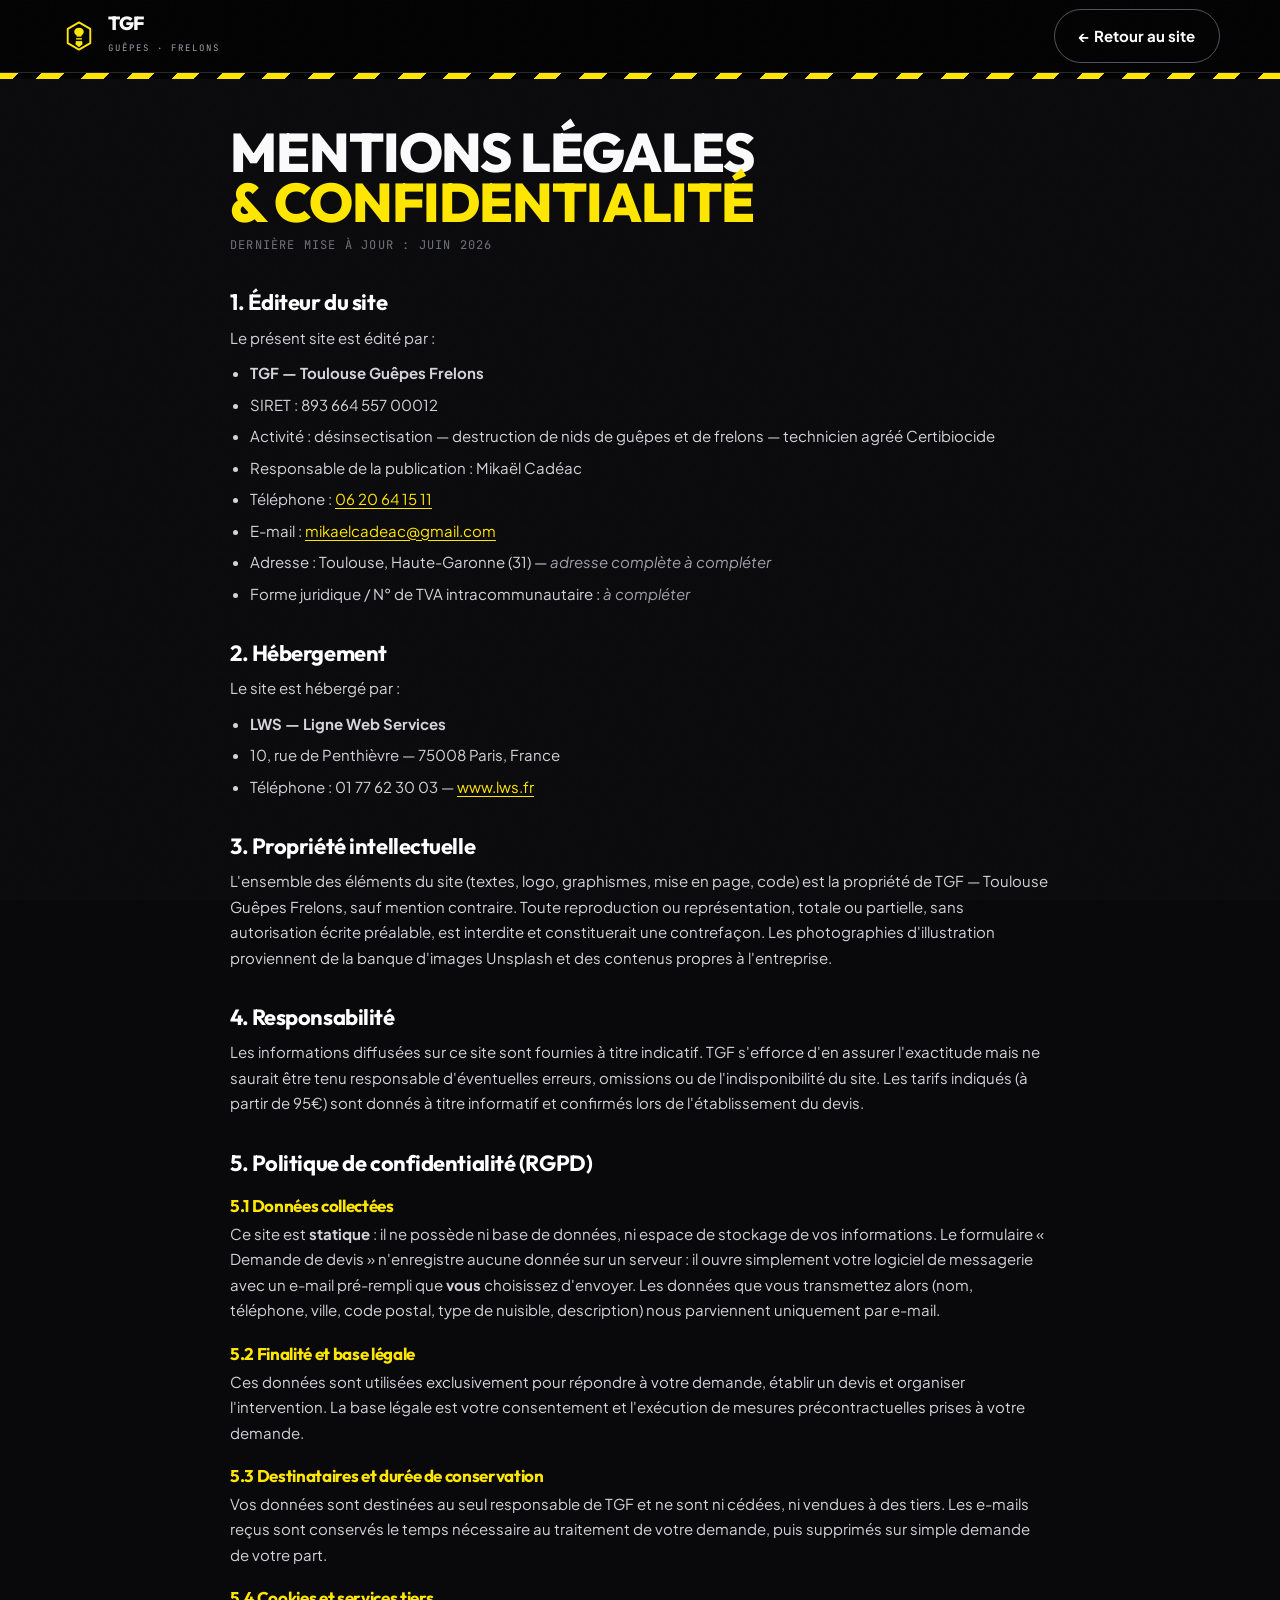
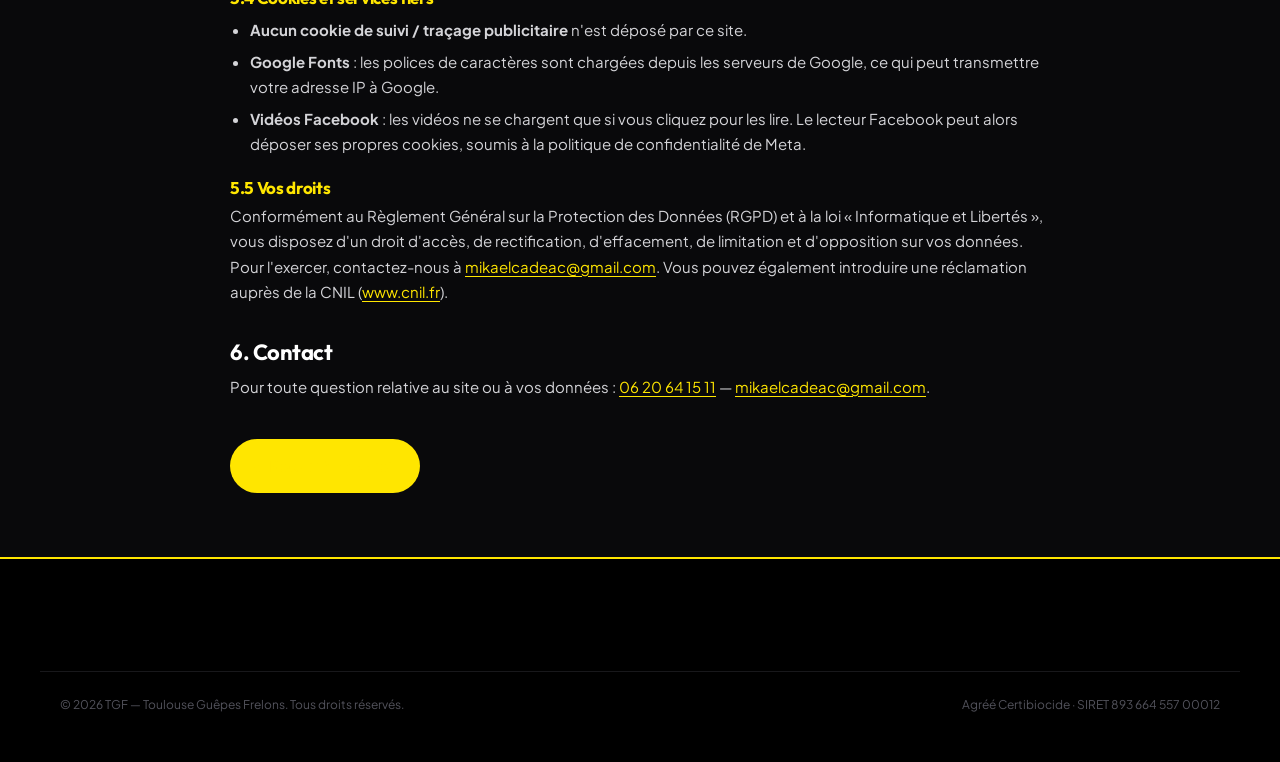
<file: frontend/public/tgf/mentions-legales.html>
<!doctype html>
<html lang="fr">
<head>
<meta charset="utf-8">
<meta name="viewport" content="width=device-width, initial-scale=1">
<meta name="theme-color" content="#FFE600">
<title>Mentions légales & confidentialité — TGF Toulouse Guêpes Frelons</title>
<meta name="description" content="Mentions légales et politique de confidentialité (RGPD) du site TGF — Toulouse Guêpes Frelons.">
<meta name="robots" content="noindex, follow">
<link rel="canonical" href="https://toulouseguepesfrelons.fr/mentions-legales.html">
<link rel="icon" type="image/svg+xml" href="favicon.svg">
<link rel="preconnect" href="https://fonts.googleapis.com">
<link rel="preconnect" href="https://fonts.gstatic.com" crossorigin>
<link rel="stylesheet" href="https://fonts.googleapis.com/css2?family=Outfit:wght@400;600;700;800;900&family=Plus+Jakarta+Sans:wght@400;500;600;700&family=JetBrains+Mono:wght@400;500;700&display=swap">
<link rel="stylesheet" href="assets/style.css">
</head>
<body>

<header class="legal-top">
  <div class="container" style="display:flex;align-items:center;justify-content:space-between;height:72px">
    <a href="index.html" class="logo" aria-label="Accueil TGF">
      <svg viewBox="0 0 64 64" aria-hidden="true"><path d="M32 9 51 20V44L32 55 13 44V20Z" fill="none" stroke="#FFE600" stroke-width="3.2" stroke-linejoin="round"/><path d="M32 18c-5 0-8 3-8 7 0 3 2 5 4 6l-2 15 6 5 6-5-2-15c2-1 4-3 4-6 0-4-3-7-8-7Z" fill="#FFE600"/><rect x="25.5" y="33" width="13" height="2.6" fill="#09090b"/><rect x="26" y="38" width="12" height="2.6" fill="#09090b"/></svg>
      <span><b>TGF</b><small>Guêpes · Frelons</small></span>
    </a>
    <a class="btn btn-ghost" href="index.html">← Retour au site</a>
  </div>
</header>
<div class="hazbar hazard" style="position:static"></div>

<main class="legal">
  <div class="container">
    <h1 class="fluid-h1" style="white-space:normal;font-size:clamp(2rem,6vw,3.4rem)">Mentions légales<br><span class="voltage">&amp; confidentialité</span></h1>
    <p class="updated">Dernière mise à jour : juin 2026</p>

    <h2>1. Éditeur du site</h2>
    <p>Le présent site est édité par :</p>
    <ul>
      <li><b>TGF — Toulouse Guêpes Frelons</b></li>
      <li>SIRET : 893 664 557 00012</li>
      <li>Activité : désinsectisation — destruction de nids de guêpes et de frelons — technicien agréé Certibiocide</li>
      <li>Responsable de la publication : Mikaël Cadéac</li>
      <li>Téléphone : <a href="tel:+33620641511">06 20 64 15 11</a></li>
      <li>E-mail : <a href="mailto:mikaelcadeac@gmail.com">mikaelcadeac@gmail.com</a></li>
      <li>Adresse : Toulouse, Haute-Garonne (31) — <i>adresse complète à compléter</i></li>
      <li>Forme juridique / N° de TVA intracommunautaire : <i>à compléter</i></li>
    </ul>

    <h2>2. Hébergement</h2>
    <p>Le site est hébergé par :</p>
    <ul>
      <li><b>LWS — Ligne Web Services</b></li>
      <li>10, rue de Penthièvre — 75008 Paris, France</li>
      <li>Téléphone : 01 77 62 30 03 — <a href="https://www.lws.fr" target="_blank" rel="noopener">www.lws.fr</a></li>
    </ul>

    <h2>3. Propriété intellectuelle</h2>
    <p>L'ensemble des éléments du site (textes, logo, graphismes, mise en page, code) est la propriété de TGF — Toulouse Guêpes Frelons, sauf mention contraire. Toute reproduction ou représentation, totale ou partielle, sans autorisation écrite préalable, est interdite et constituerait une contrefaçon. Les photographies d'illustration proviennent de la banque d'images Unsplash et des contenus propres à l'entreprise.</p>

    <h2>4. Responsabilité</h2>
    <p>Les informations diffusées sur ce site sont fournies à titre indicatif. TGF s'efforce d'en assurer l'exactitude mais ne saurait être tenu responsable d'éventuelles erreurs, omissions ou de l'indisponibilité du site. Les tarifs indiqués (à partir de 95€) sont donnés à titre informatif et confirmés lors de l'établissement du devis.</p>

    <h2>5. Politique de confidentialité (RGPD)</h2>

    <h3>5.1 Données collectées</h3>
    <p>Ce site est <b>statique</b> : il ne possède ni base de données, ni espace de stockage de vos informations. Le formulaire « Demande de devis » n'enregistre aucune donnée sur un serveur : il ouvre simplement votre logiciel de messagerie avec un e-mail pré-rempli que <b>vous</b> choisissez d'envoyer. Les données que vous transmettez alors (nom, téléphone, ville, code postal, type de nuisible, description) nous parviennent uniquement par e-mail.</p>

    <h3>5.2 Finalité et base légale</h3>
    <p>Ces données sont utilisées exclusivement pour répondre à votre demande, établir un devis et organiser l'intervention. La base légale est votre consentement et l'exécution de mesures précontractuelles prises à votre demande.</p>

    <h3>5.3 Destinataires et durée de conservation</h3>
    <p>Vos données sont destinées au seul responsable de TGF et ne sont ni cédées, ni vendues à des tiers. Les e-mails reçus sont conservés le temps nécessaire au traitement de votre demande, puis supprimés sur simple demande de votre part.</p>

    <h3>5.4 Cookies et services tiers</h3>
    <ul>
      <li><b>Aucun cookie de suivi / traçage publicitaire</b> n'est déposé par ce site.</li>
      <li><b>Google Fonts</b> : les polices de caractères sont chargées depuis les serveurs de Google, ce qui peut transmettre votre adresse IP à Google.</li>
      <li><b>Vidéos Facebook</b> : les vidéos ne se chargent que si vous cliquez pour les lire. Le lecteur Facebook peut alors déposer ses propres cookies, soumis à la politique de confidentialité de Meta.</li>
    </ul>

    <h3>5.5 Vos droits</h3>
    <p>Conformément au Règlement Général sur la Protection des Données (RGPD) et à la loi « Informatique et Libertés », vous disposez d'un droit d'accès, de rectification, d'effacement, de limitation et d'opposition sur vos données. Pour l'exercer, contactez-nous à <a href="mailto:mikaelcadeac@gmail.com">mikaelcadeac@gmail.com</a>. Vous pouvez également introduire une réclamation auprès de la CNIL (<a href="https://www.cnil.fr" target="_blank" rel="noopener">www.cnil.fr</a>).</p>

    <h2>6. Contact</h2>
    <p>Pour toute question relative au site ou à vos données : <a href="tel:+33620641511">06 20 64 15 11</a> — <a href="mailto:mikaelcadeac@gmail.com">mikaelcadeac@gmail.com</a>.</p>

    <p style="margin-top:40px"><a class="btn btn-primary" href="index.html">← Retour à l'accueil</a></p>
  </div>
</main>

<footer class="footer" style="padding-bottom:48px">
  <div class="container footbot">
    <span>© <span id="y"></span> TGF — Toulouse Guêpes Frelons. Tous droits réservés.</span>
    <span>Agréé Certibiocide · SIRET 893 664 557 00012</span>
  </div>
</footer>
<script>document.getElementById("y").textContent=new Date().getFullYear();</script>
</body>
</html>
</file>
<file: frontend/public/tgf/assets/style.css>
/* TGF — Toulouse Guêpes Frelons · site statique léger */
:root{
  --voltage:#ffe600;--voltage-deep:#ffc700;--bg:#09090b;--card:#111113;
  --card2:#161619;--border:#27272a;--muted:#a1a1aa;--txt:#fafafa;--red:#ef4444;--green:#22c55e;
  --radius:16px;--max:1200px;
}
*{box-sizing:border-box;margin:0;padding:0}
*{min-width:0}
html{scroll-behavior:smooth;-webkit-text-size-adjust:100%;overflow-x:hidden;max-width:100%}
body{
  background:var(--bg);color:var(--txt);
  font-family:"Plus Jakarta Sans",system-ui,-apple-system,sans-serif;
  line-height:1.55;overflow-x:hidden;max-width:100%;-webkit-font-smoothing:antialiased;
}
img{max-width:100%;display:block}
a{color:inherit;text-decoration:none}
button{font-family:inherit;cursor:pointer;border:none;background:none;color:inherit}
h1,h2,h3,h4{font-family:"Outfit",system-ui,sans-serif;line-height:1.05;letter-spacing:-.02em}
::selection{background:var(--voltage);color:#000}
:focus-visible{outline:2px solid var(--voltage);outline-offset:2px}

.mono{font-family:"JetBrains Mono",monospace}
.container{max-width:var(--max);margin:0 auto;padding:0 20px}
.voltage{color:var(--voltage)}
.hazard{background-image:repeating-linear-gradient(-45deg,var(--voltage) 0,var(--voltage) 16px,#000 16px,#000 32px)}

/* Grain overlay */
body::before{content:"";position:fixed;inset:0;z-index:1;pointer-events:none;opacity:.035;
  background-image:url("data:image/svg+xml,%3Csvg xmlns='http://www.w3.org/2000/svg' width='120' height='120'%3E%3Cfilter id='n'%3E%3CfeTurbulence type='fractalNoise' baseFrequency='0.9' numOctaves='3'/%3E%3C/filter%3E%3Crect width='100%25' height='100%25' filter='url(%23n)'/%3E%3C/svg%3E")}

/* ---------- Buttons ---------- */
.btn{display:inline-flex;align-items:center;gap:8px;font-weight:700;padding:14px 24px;border-radius:999px;
  transition:background .2s,color .2s,border-color .2s,transform .2s;font-size:15px}
.btn svg{width:17px;height:17px}
.btn-primary{background:var(--voltage);color:#000}
.btn-primary:hover{background:var(--voltage-deep)}
.btn-ghost{border:1px solid #52525b;color:#fff}
.btn-ghost:hover{border-color:var(--voltage);color:var(--voltage)}
.btn-dark{background:#000;color:var(--voltage)}

/* ---------- Announcement + Header ---------- */
.announce{position:fixed;top:0;left:0;right:0;z-index:60;height:36px;display:flex;align-items:center;
  justify-content:center;gap:10px;background:var(--red);color:#fff;font-size:12px;font-weight:600;
  padding:0 14px;transition:background .2s;white-space:nowrap;overflow:hidden}
.announce:hover{background:#dc2626}
.announce .label{text-transform:uppercase;letter-spacing:.04em}
.announce .sep{opacity:.5}
.led{position:relative;width:10px;height:10px;flex:none}
.led span{position:absolute;inset:0;border-radius:50%;background:#4ade80}
.led .ping{animation:led 1.1s ease-in-out infinite}
.led .dot{box-shadow:0 0 6px #4ade80}
@keyframes led{0%,100%{opacity:.25;transform:scale(1)}50%{opacity:1;transform:scale(1.8)}}

.hazbar{position:fixed;top:36px;left:0;right:0;height:6px;z-index:60}

.header{position:fixed;top:42px;left:0;right:0;z-index:50;transition:background .3s,border-color .3s;border-bottom:1px solid transparent}
.header.scrolled{background:rgba(9,9,11,.72);backdrop-filter:blur(14px);border-bottom-color:var(--border)}
.header .bar{display:flex;align-items:center;justify-content:space-between;height:64px}
.logo{display:flex;align-items:center;gap:10px}
.logo svg{width:38px;height:38px}
.logo b{font-family:"Outfit";font-weight:800;font-size:19px;letter-spacing:-.02em;display:block;line-height:1}
.logo small{font-family:"JetBrains Mono";font-size:9px;letter-spacing:.22em;color:var(--muted);text-transform:uppercase}
.nav{display:flex;align-items:center;gap:2px}
.nav a{font-family:"JetBrains Mono";font-size:12px;text-transform:uppercase;letter-spacing:.06em;color:#d4d4d8;padding:8px 12px;transition:color .2s}
.nav a:hover{color:var(--voltage)}
.header-cta{display:inline-flex;align-items:center;gap:8px;background:var(--voltage);color:#000;font-weight:700;font-size:14px;padding:10px 16px;border-radius:999px;transition:background .2s}
.header-cta:hover{background:var(--voltage-deep)}
.burger{display:none;color:#fff;padding:8px}
.mobile-nav{display:none;flex-direction:column;background:rgba(9,9,11,.95);backdrop-filter:blur(14px);border-top:1px solid var(--border)}
.mobile-nav.open{display:flex}
.mobile-nav a{padding:14px 20px;border-bottom:1px solid #1c1c1f;font-family:"Outfit";font-weight:600;font-size:17px}

/* ---------- Titles ---------- */
.fluid-h1{font-size:clamp(2rem,8.5vw,5rem);line-height:.92;letter-spacing:-.02em;text-transform:uppercase;font-weight:800}
.fluid-h2{font-size:clamp(1rem,3.4vw,2.85rem);line-height:1.02;letter-spacing:-.02em;text-transform:uppercase;font-weight:700;white-space:nowrap}
.eyebrow{display:inline-block;font-family:"JetBrains Mono";font-size:11px;text-transform:uppercase;letter-spacing:.3em;
  color:var(--voltage);background:rgba(24,24,27,.8);border:1px solid rgba(255,230,0,.3);padding:6px 12px}
.section{padding:80px 0;position:relative;z-index:10}
.section.black{background:#000}
.lead{color:var(--muted);max-width:620px;margin-top:16px}

/* ---------- Hero ---------- */
.hero{position:relative;min-height:100svh;display:flex;align-items:flex-end;overflow:hidden}
.hero img{position:absolute;inset:0;width:100%;height:100%;object-fit:cover;animation:slowzoom 18s ease-out forwards}
@keyframes slowzoom{from{transform:scale(1.05)}to{transform:scale(1.15)}}
.hero .veil{position:absolute;inset:0;background:linear-gradient(to top,#000 0%,rgba(0,0,0,.45) 45%,rgba(0,0,0,.75) 100%)}
.hero .hazside{position:absolute;top:0;right:0;width:110px;height:100%;opacity:.18}
.hero .inner{position:relative;z-index:10;width:100%;padding:130px 0 80px}
.badge{display:inline-flex;align-items:center;gap:7px;background:var(--voltage);color:#000;font-family:"JetBrains Mono";
  font-size:11px;font-weight:700;text-transform:uppercase;letter-spacing:.08em;padding:6px 12px;margin-bottom:22px}
.hero h1 .ln{display:block;overflow:hidden}
.hero h1 .ln span{display:block;white-space:nowrap;transform:translateY(110%);animation:rise .8s cubic-bezier(.22,1,.36,1) forwards}
.hero h1 .ln:nth-child(1) span{animation-delay:.15s}
.hero h1 .ln:nth-child(2) span{animation-delay:.27s}
.hero h1 .ln:nth-child(3) span{animation-delay:.39s}
@keyframes rise{to{transform:translateY(0)}}
.metrics{margin-top:48px;display:grid;grid-template-columns:repeat(4,1fr);gap:1px;background:var(--border);border:1px solid var(--border);max-width:720px}
.metrics div{background:rgba(0,0,0,.8);padding:18px 16px}
.metrics b{font-family:"Outfit";font-weight:800;font-size:clamp(1.4rem,3vw,2rem);color:var(--voltage);display:block}
.metrics small{font-family:"JetBrains Mono";font-size:10px;text-transform:uppercase;letter-spacing:.12em;color:var(--muted)}

/* ---------- Marquee ---------- */
.marquee{overflow:hidden;border-top:1px solid var(--border);border-bottom:1px solid var(--border);background:#000;padding:18px 0;position:relative;z-index:10}
.marquee-row{display:flex;width:max-content;animation:scroll 32s linear infinite}
.marquee-row div{display:flex;align-items:center;gap:32px;padding:0 32px}
.marquee-row b{font-family:"Outfit";font-weight:800;font-size:clamp(1.3rem,3vw,1.9rem);color:#3f3f46}
.marquee-row i{width:10px;height:10px;transform:rotate(45deg);background:var(--voltage)}
@keyframes scroll{from{transform:translateX(0)}to{transform:translateX(-50%)}}

/* ---------- Grids / cards ---------- */
.grid{display:grid;gap:20px}
.g3{grid-template-columns:repeat(3,1fr)}
.g4{grid-template-columns:repeat(4,1fr)}
.mt{margin-top:48px}
.card{background:var(--card);border:1px solid var(--border);border-radius:var(--radius);overflow:hidden;transition:border-color .3s;height:100%}
.card:hover{border-color:rgba(255,230,0,.5)}
.card .ph{position:relative;height:210px;overflow:hidden}
.card .ph img{width:100%;height:100%;object-fit:cover;transition:transform .7s}
.card:hover .ph img{transform:scale(1.1)}
.card .ph .veil{position:absolute;inset:0;background:linear-gradient(to top,var(--card),transparent 60%)}
.tag{position:absolute;top:14px;left:14px;font-family:"JetBrains Mono";font-size:10px;text-transform:uppercase;
  letter-spacing:.08em;color:var(--voltage);background:rgba(0,0,0,.7);border:1px solid rgba(255,230,0,.3);padding:4px 8px}
.card .bd{padding:24px}
.card h3{font-size:22px;margin-bottom:8px}
.card p{color:var(--muted);font-size:14px}
.chip-spec{display:flex;align-items:center;gap:8px;color:#d4d4d8;font-size:14px;margin-top:8px}
.chip-spec i{width:6px;height:6px;transform:rotate(45deg);background:var(--voltage);flex:none}
.danger{font-family:"JetBrains Mono";font-size:9px;text-transform:uppercase;letter-spacing:.06em;color:#f87171;border:1px solid rgba(239,68,68,.4);padding:4px 8px;white-space:nowrap}

/* process */
.steps{display:grid;grid-template-columns:repeat(3,1fr);gap:20px}
.step{background:var(--card);border:1px solid var(--border);border-radius:var(--radius);padding:28px;transition:border-color .3s}
.step:hover{border-color:rgba(255,230,0,.4)}
.step b{font-family:"Outfit";font-weight:800;font-size:46px;color:#27272a;transition:color .3s;display:block;line-height:1}
.step:hover b{color:var(--voltage)}
.step h3{font-size:19px;margin:10px 0 6px}
.step p{color:var(--muted);font-size:14px}

/* why */
.why{display:grid;grid-template-columns:repeat(3,1fr);gap:1px;background:var(--border);border:1px solid var(--border)}
.why div{background:var(--bg);padding:28px}
.why svg{width:26px;height:26px;color:var(--voltage)}
.why h3{font-size:18px;margin:14px 0 6px}
.why p{color:var(--muted);font-size:14px}

/* ---------- Zone / map ---------- */
.zone{display:grid;grid-template-columns:1fr 1fr;gap:48px;align-items:center}
.mapwrap{position:relative;width:100%;max-width:520px;margin:0 auto;aspect-ratio:1/1}
.mapwrap svg.fr{width:100%;height:100%;filter:drop-shadow(0 0 40px rgba(255,230,0,.08))}
.pin{position:absolute;transform:translate(-50%,-50%);z-index:10}
.pin .dot{display:block;border-radius:50%;background:var(--red);box-shadow:0 0 8px rgba(239,68,68,.85);outline:2px solid rgba(239,68,68,.4);transition:transform .2s,background .2s}
.pin .ping{position:absolute;left:50%;top:50%;transform:translate(-50%,-50%);border-radius:50%;background:var(--red);opacity:.6}
.pin.ping-on .ping{animation:ping 2.4s cubic-bezier(0,0,.2,1) infinite}
.pin .tip{position:absolute;left:50%;bottom:100%;transform:translateX(-50%);margin-bottom:8px;white-space:nowrap;
  background:#000;border:1px solid rgba(255,230,0,.4);color:var(--voltage);font-family:"JetBrains Mono";font-size:10px;
  text-transform:uppercase;letter-spacing:.06em;padding:3px 7px;opacity:0;pointer-events:none;transition:opacity .2s;z-index:20}
.pin:hover .tip{opacity:1}
.pin.sel{z-index:30}
.pin.sel .dot{background:var(--green);outline-color:rgba(34,197,94,.4);box-shadow:0 0 8px rgba(34,197,94,.85);transform:scale(1.4)}
.pin.sel .ping{background:var(--green);animation:ping 2.4s cubic-bezier(0,0,.2,1) infinite}
.pin.sel .tip{opacity:1;border-color:rgba(34,197,94,.6);color:#4ade80}
@keyframes ping{0%{transform:translate(-50%,-50%) scale(1);opacity:.6}70%{transform:translate(-50%,-50%) scale(2.6);opacity:0}100%{opacity:0}}

.citychips{display:flex;flex-wrap:wrap;gap:8px;margin-top:22px}
.chip{display:inline-flex;align-items:center;gap:6px;font-family:"JetBrains Mono";font-size:11px;text-transform:uppercase;
  letter-spacing:.04em;color:#d4d4d8;border:1px solid var(--border);padding:6px 10px;transition:border-color .2s,color .2s,background .2s}
.chip:hover{border-color:rgba(255,230,0,.5)}
.chip .cd{width:6px;height:6px;border-radius:50%;background:var(--red)}
.chip.sel{border-color:var(--green);color:#4ade80;background:rgba(34,197,94,.1)}
.chip.sel .cd{background:var(--green)}
.chip.more{color:var(--voltage);border:none}
.searchbox{position:relative;margin-top:22px}
.searchbox svg{position:absolute;left:16px;top:50%;transform:translateY(-50%);width:18px;height:18px;color:#71717a}
.searchbox input{width:100%;background:rgba(24,24,27,.8);border:1px solid #3f3f46;border-radius:999px;color:#fff;
  padding:14px 16px 14px 46px;font-family:inherit;font-size:15px;transition:border-color .2s}
.searchbox input:focus{border-color:var(--voltage);outline:none}
.citylist{margin-top:22px;max-height:320px;overflow-y:auto;display:flex;flex-wrap:wrap;gap:8px;padding-right:8px}
.legend{margin-top:16px;text-align:center;font-family:"JetBrains Mono";font-size:11px;text-transform:uppercase;letter-spacing:.1em;color:#71717a}
.legend b{display:inline-block;width:9px;height:9px;border-radius:50%;vertical-align:middle;margin:0 4px}
.cardbox{border:1px solid var(--border);background:var(--card);border-radius:24px;padding:28px}

/* ---------- Pricing ---------- */
.price{display:grid;grid-template-columns:repeat(3,1fr);gap:20px}
.tier{border:1px solid var(--border);background:var(--card);border-radius:var(--radius);padding:28px;display:flex;flex-direction:column;position:relative}
.tier.feat{background:var(--voltage);color:#000;border-color:var(--voltage)}
.tier .ttl{font-family:"JetBrains Mono";font-size:12px;text-transform:uppercase;letter-spacing:.1em;color:var(--muted)}
.tier.feat .ttl{color:rgba(0,0,0,.65)}
.tier .amt{font-family:"Outfit";font-weight:800;font-size:38px;margin-top:10px}
.tier .unit{font-size:14px;color:#71717a}
.tier.feat .unit{color:rgba(0,0,0,.7)}
.tier ul{list-style:none;margin:22px 0;flex:1;display:flex;flex-direction:column;gap:12px}
.tier li{display:flex;gap:10px;font-size:14px;color:#d4d4d8}
.tier.feat li{color:rgba(0,0,0,.9)}
.tier li svg{width:17px;height:17px;color:var(--voltage);flex:none;margin-top:1px}
.tier.feat li svg{color:#000}
.badge-top{position:absolute;top:-13px;left:28px;background:#000;color:var(--voltage);font-family:"JetBrains Mono";font-size:10px;text-transform:uppercase;letter-spacing:.08em;padding:4px 10px}

/* ---------- Videos ---------- */
.vids{display:grid;grid-template-columns:repeat(3,1fr);gap:20px}
.vid{position:relative;aspect-ratio:16/9;border:1px solid var(--border);background:var(--card);border-radius:12px;overflow:hidden;display:flex;align-items:center;justify-content:center;flex-direction:column;gap:8px;transition:border-color .3s}
.vid:hover{border-color:rgba(255,230,0,.5)}
.vid .hz{position:absolute;inset:0;opacity:.12}
.vid .play{width:48px;height:48px;border-radius:50%;background:var(--voltage);color:#000;display:flex;align-items:center;justify-content:center;z-index:2}
.vid small{font-family:"JetBrains Mono";font-size:10px;text-transform:uppercase;letter-spacing:.08em;color:var(--voltage);z-index:2}
.vid .cap{position:absolute;left:0;right:0;bottom:0;padding:10px 12px;background:linear-gradient(to top,#000,transparent);font-size:13px;font-weight:600;text-align:left}
.vid .fbtag{position:absolute;top:10px;left:10px;display:inline-flex;align-items:center;gap:5px;z-index:2;background:rgba(0,0,0,.65);color:#fff;font-family:"JetBrains Mono";font-size:10px;text-transform:uppercase;letter-spacing:.06em;padding:4px 8px;border-radius:4px}
.vid img{filter:brightness(.72);transition:filter .3s,transform .7s}
.vid:hover img{filter:brightness(.9);transform:scale(1.06)}

/* ---------- FAQ ---------- */
.faqwrap{display:grid;grid-template-columns:.8fr 1.2fr;gap:40px}
details{border-bottom:1px solid var(--border)}
summary{list-style:none;cursor:pointer;padding:18px 0;font-family:"Outfit";font-weight:600;font-size:17px;display:flex;justify-content:space-between;gap:16px;transition:color .2s}
summary::-webkit-details-marker{display:none}
summary:hover{color:var(--voltage)}
summary .pm{color:var(--voltage);flex:none;transition:transform .3s;font-size:22px;line-height:1}
details[open] summary .pm{transform:rotate(45deg)}
details .ans{padding:0 0 18px;color:var(--muted);font-size:14px}

/* ---------- Contact / form ---------- */
.contact{display:grid;grid-template-columns:.9fr 1.1fr;gap:40px;align-items:start}
.cinfo a.line{display:flex;align-items:center;gap:16px;border:1px solid var(--border);background:var(--card);border-radius:var(--radius);padding:18px;margin-top:16px;transition:border-color .2s}
.cinfo a.line:hover{border-color:rgba(255,230,0,.5)}
.cinfo .ic{width:48px;height:48px;border-radius:50%;background:var(--voltage);color:#000;display:flex;align-items:center;justify-content:center;flex:none}
.cinfo .ic.alt{background:#27272a;color:var(--voltage)}
.cinfo .line small{font-family:"JetBrains Mono";font-size:11px;text-transform:uppercase;letter-spacing:.1em;color:var(--muted);display:block}
.cinfo .line b{font-family:"Outfit";font-size:22px}
.cmeta{margin-top:22px;display:flex;flex-direction:column;gap:12px;color:#d4d4d8}
.cmeta p{display:flex;align-items:center;gap:12px}
.cmeta svg{width:18px;height:18px;color:var(--voltage)}
.form{background:var(--card);border:1px solid var(--border);border-radius:24px;padding:28px}
.form .row{display:grid;grid-template-columns:1fr 1fr;gap:16px}
.form label{display:block;font-family:"JetBrains Mono";font-size:11px;text-transform:uppercase;letter-spacing:.1em;color:var(--muted);margin:16px 0 6px}
.form input,.form textarea{width:100%;background:rgba(24,24,27,.8);border:1px solid #3f3f46;border-radius:10px;color:#fff;padding:12px 16px;font-family:inherit;font-size:15px;transition:border-color .2s}
.form input:focus,.form textarea:focus{border-color:var(--voltage);outline:none}
.insects{display:flex;flex-wrap:wrap;gap:8px}
.insects button{padding:8px 14px;border-radius:999px;border:1px solid #3f3f46;color:#d4d4d8;font-size:14px;transition:background .2s,color .2s,border-color .2s}
.insects button.on{background:var(--voltage);color:#000;border-color:var(--voltage);font-weight:600}
.hp{position:absolute;left:-9999px;opacity:0;height:0;width:0;overflow:hidden}
.form .submit{margin-top:24px;width:100%;justify-content:center;font-size:16px;padding:16px}

/* ---------- CTA + Footer + sticky ---------- */
.ctabanner{background:var(--voltage);color:#000;padding:64px 0;position:relative;z-index:10;overflow:hidden}
.ctabanner h2{font-size:clamp(1.6rem,5vw,3rem);text-transform:uppercase;max-width:640px;line-height:.95}
.ctabanner p{margin:16px 0 28px;font-weight:500;color:rgba(0,0,0,.8);max-width:560px;font-size:18px}
.ctabanner .row{display:flex;flex-wrap:wrap;gap:12px}
.ctabanner .btn-outline{border:2px solid #000;color:#000}
.ctabanner .btn-outline:hover{background:#000;color:var(--voltage)}

.footer{background:#000;border-top:2px solid var(--voltage);padding:64px 0 110px;position:relative;z-index:10}
.footgrid{display:grid;grid-template-columns:2fr 1fr 1fr;gap:48px}
.footer p{color:var(--muted);font-size:14px;margin-top:18px;max-width:360px}
.footer .cert{display:inline-flex;align-items:center;gap:8px;margin-top:18px;font-family:"JetBrains Mono";font-size:11px;
  text-transform:uppercase;letter-spacing:.08em;color:var(--voltage);border:1px solid rgba(255,230,0,.3);padding:8px 12px}
.footer h4{font-family:"JetBrains Mono";font-size:12px;text-transform:uppercase;letter-spacing:.2em;color:#71717a;margin-bottom:16px}
.footer ul{list-style:none;display:flex;flex-direction:column;gap:10px}
.footer ul a{color:#d4d4d8;font-size:14px;transition:color .2s}
.footer ul a:hover{color:var(--voltage)}
.footbot{margin-top:48px;padding-top:24px;border-top:1px solid #18181b;display:flex;flex-wrap:wrap;gap:8px;justify-content:space-between;color:#52525b;font-size:12px}

.sticky-bar{display:none;position:fixed;bottom:0;left:0;right:0;z-index:50;grid-template-columns:1fr 1fr;
  background:rgba(9,9,11,.9);backdrop-filter:blur(14px);border-top:1px solid var(--border)}
.sticky-bar a{display:flex;align-items:center;justify-content:center;gap:8px;padding:16px;font-weight:700}
.sticky-bar a.call{background:var(--voltage);color:#000}
.sticky-bar a.sms{color:#fff}

/* ---------- Reveal ---------- */
.reveal{opacity:0;transform:translateY(28px);transition:opacity .7s cubic-bezier(.22,1,.36,1),transform .7s cubic-bezier(.22,1,.36,1)}
.reveal.in{opacity:1;transform:none}

/* ---------- Modal ---------- */
.modal{position:fixed;inset:0;z-index:70;background:rgba(0,0,0,.9);display:none;align-items:center;justify-content:center;padding:16px}
.modal.open{display:flex}
.vcol{width:100%;max-width:900px}
.ratio{position:relative;width:100%;aspect-ratio:16/9;background:#000;border-radius:12px;overflow:hidden}
.ratio iframe{position:absolute;inset:0;width:100%;height:100%;border:0}
.vfallback{display:block;text-align:center;color:#a1a1aa;font-size:13px;margin-top:12px}
.modal .x{position:absolute;top:18px;right:18px;color:#fff}

/* scrollbar */
::-webkit-scrollbar{width:10px;height:10px}
::-webkit-scrollbar-track{background:#09090b}
::-webkit-scrollbar-thumb{background:#3f3f46;border-radius:6px}
::-webkit-scrollbar-thumb:hover{background:var(--voltage)}

/* ---------- Responsive ---------- */
@media(max-width:980px){
  .nav,.header-cta{display:none}
  .burger{display:block}
  .g3,.g4,.steps,.why,.price,.vids{grid-template-columns:1fr 1fr}
  .zone,.faqwrap,.contact,.footgrid{grid-template-columns:1fr}
  .sticky-bar{display:grid}
  .footer{padding-bottom:64px}
}
@media(max-width:620px){
  .section{padding:56px 0}
  .g3,.g4,.steps,.why,.vids,.price{grid-template-columns:1fr}
  .metrics{grid-template-columns:repeat(2,1fr)}
  .form .row{grid-template-columns:1fr}
  .announce .label{font-size:11px}
  .fluid-h2{white-space:normal}
}
@media(max-width:480px){
  .announce{font-size:11px;gap:7px}
  .announce .sep,.announce .hide-xs{display:none}
}
/* Legal page */
.legal-top{background:#000;border-bottom:1px solid var(--border)}
.legal{padding:48px 0 64px;position:relative;z-index:10}
.legal .container{max-width:860px}
.legal h1{margin-bottom:8px}
.legal .updated{color:#71717a;font-family:"JetBrains Mono";font-size:12px;text-transform:uppercase;letter-spacing:.1em;margin-bottom:32px}
.legal h2{font-family:"Outfit";font-size:22px;margin:36px 0 10px;color:#fff}
.legal h3{font-family:"Outfit";font-size:17px;margin:22px 0 6px;color:var(--voltage)}
.legal p,.legal li{color:#d4d4d8;font-size:15px;line-height:1.7}
.legal ul{margin:10px 0 10px 20px;display:flex;flex-direction:column;gap:6px}
.legal a{color:var(--voltage);text-decoration:underline;text-underline-offset:3px}
.legal i{color:#a1a1aa}

/* Reviews band */
.reviews{background:#000}
.revbox{border:1px solid var(--border);background:var(--card);border-radius:24px;padding:48px 32px;text-align:center;display:flex;flex-direction:column;align-items:center;gap:14px}
.gbadge{display:inline-flex;align-items:center;gap:8px;font-family:"JetBrains Mono";font-size:12px;text-transform:uppercase;letter-spacing:.1em;color:#d4d4d8;border:1px solid var(--border);padding:8px 14px;border-radius:999px}
.stars{display:flex;gap:4px}
.stars svg{width:28px;height:28px;color:#fbbf24}
.revbtns{display:flex;flex-wrap:wrap;gap:12px;justify-content:center;margin-top:8px}

@media(prefers-reduced-motion:reduce){
  *{animation:none!important;scroll-behavior:auto}
  .reveal{opacity:1;transform:none}
  .hero img{transform:none}
}
</file>
